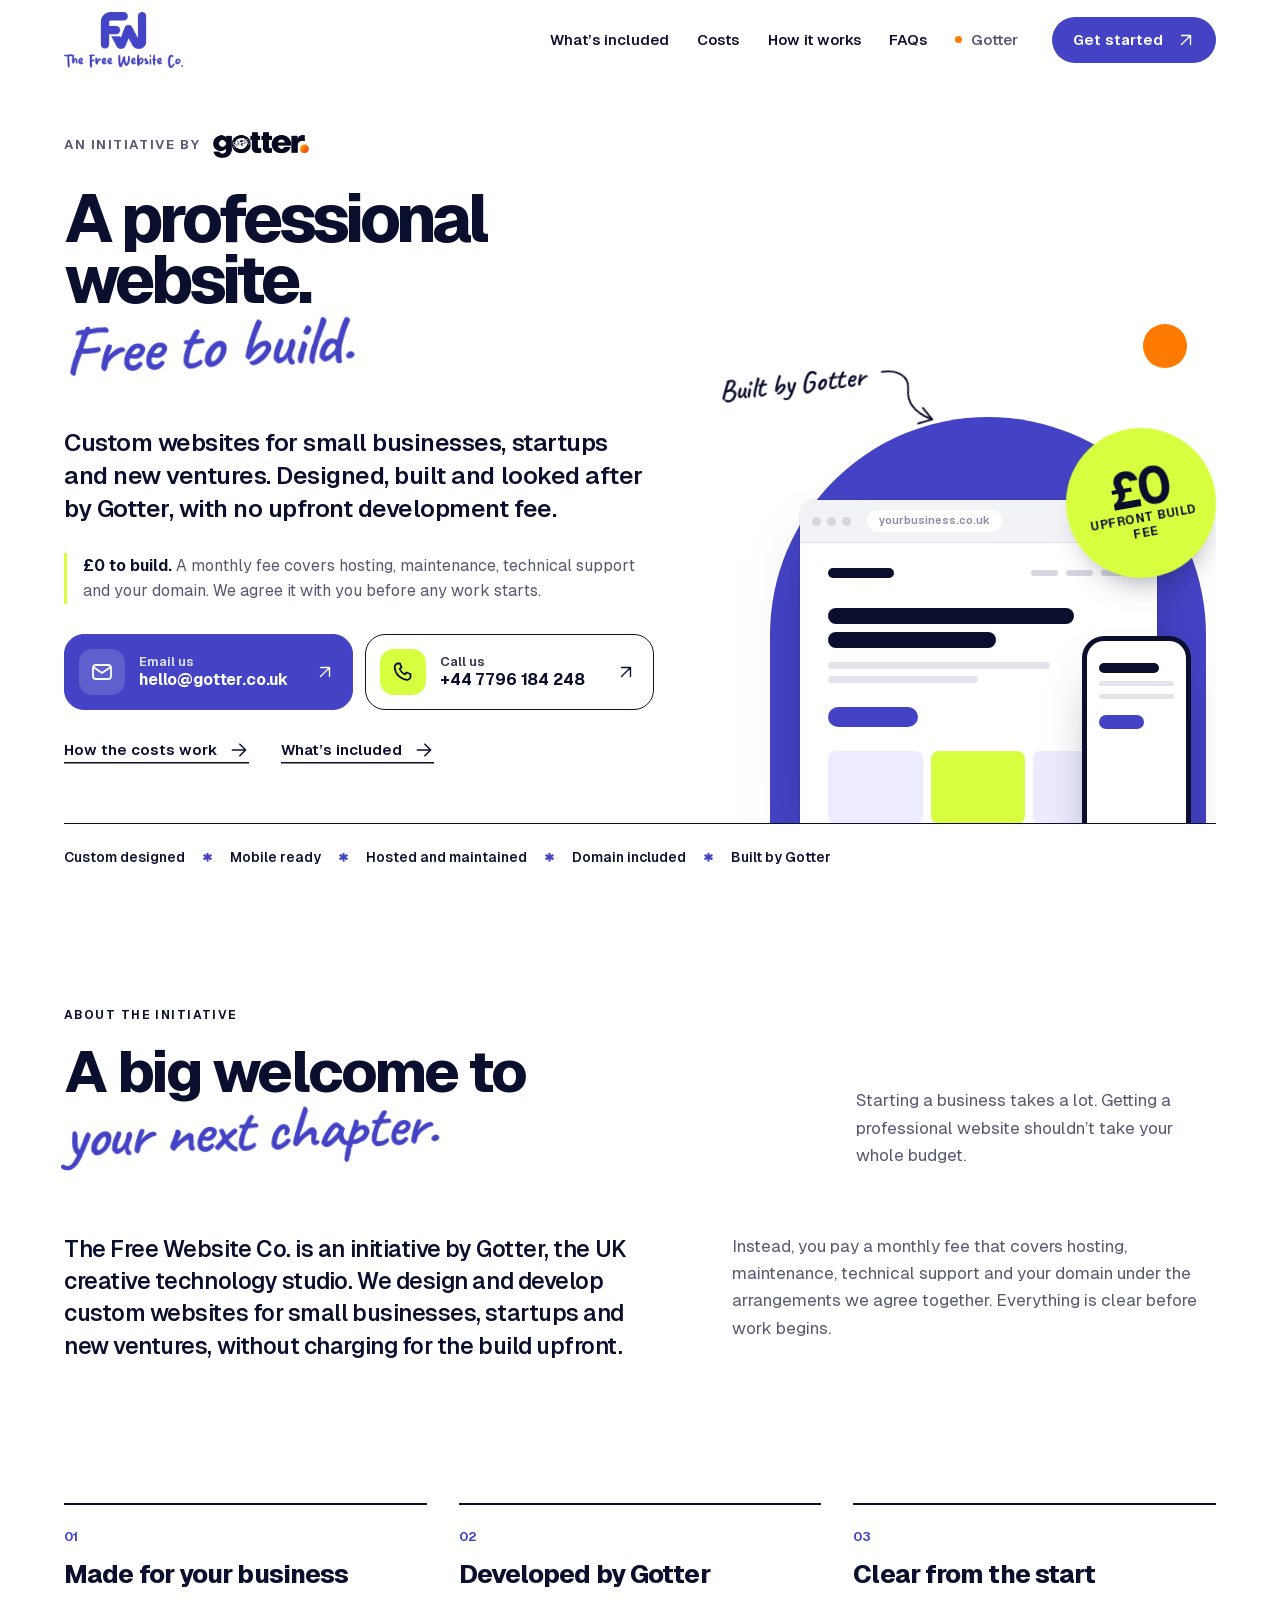
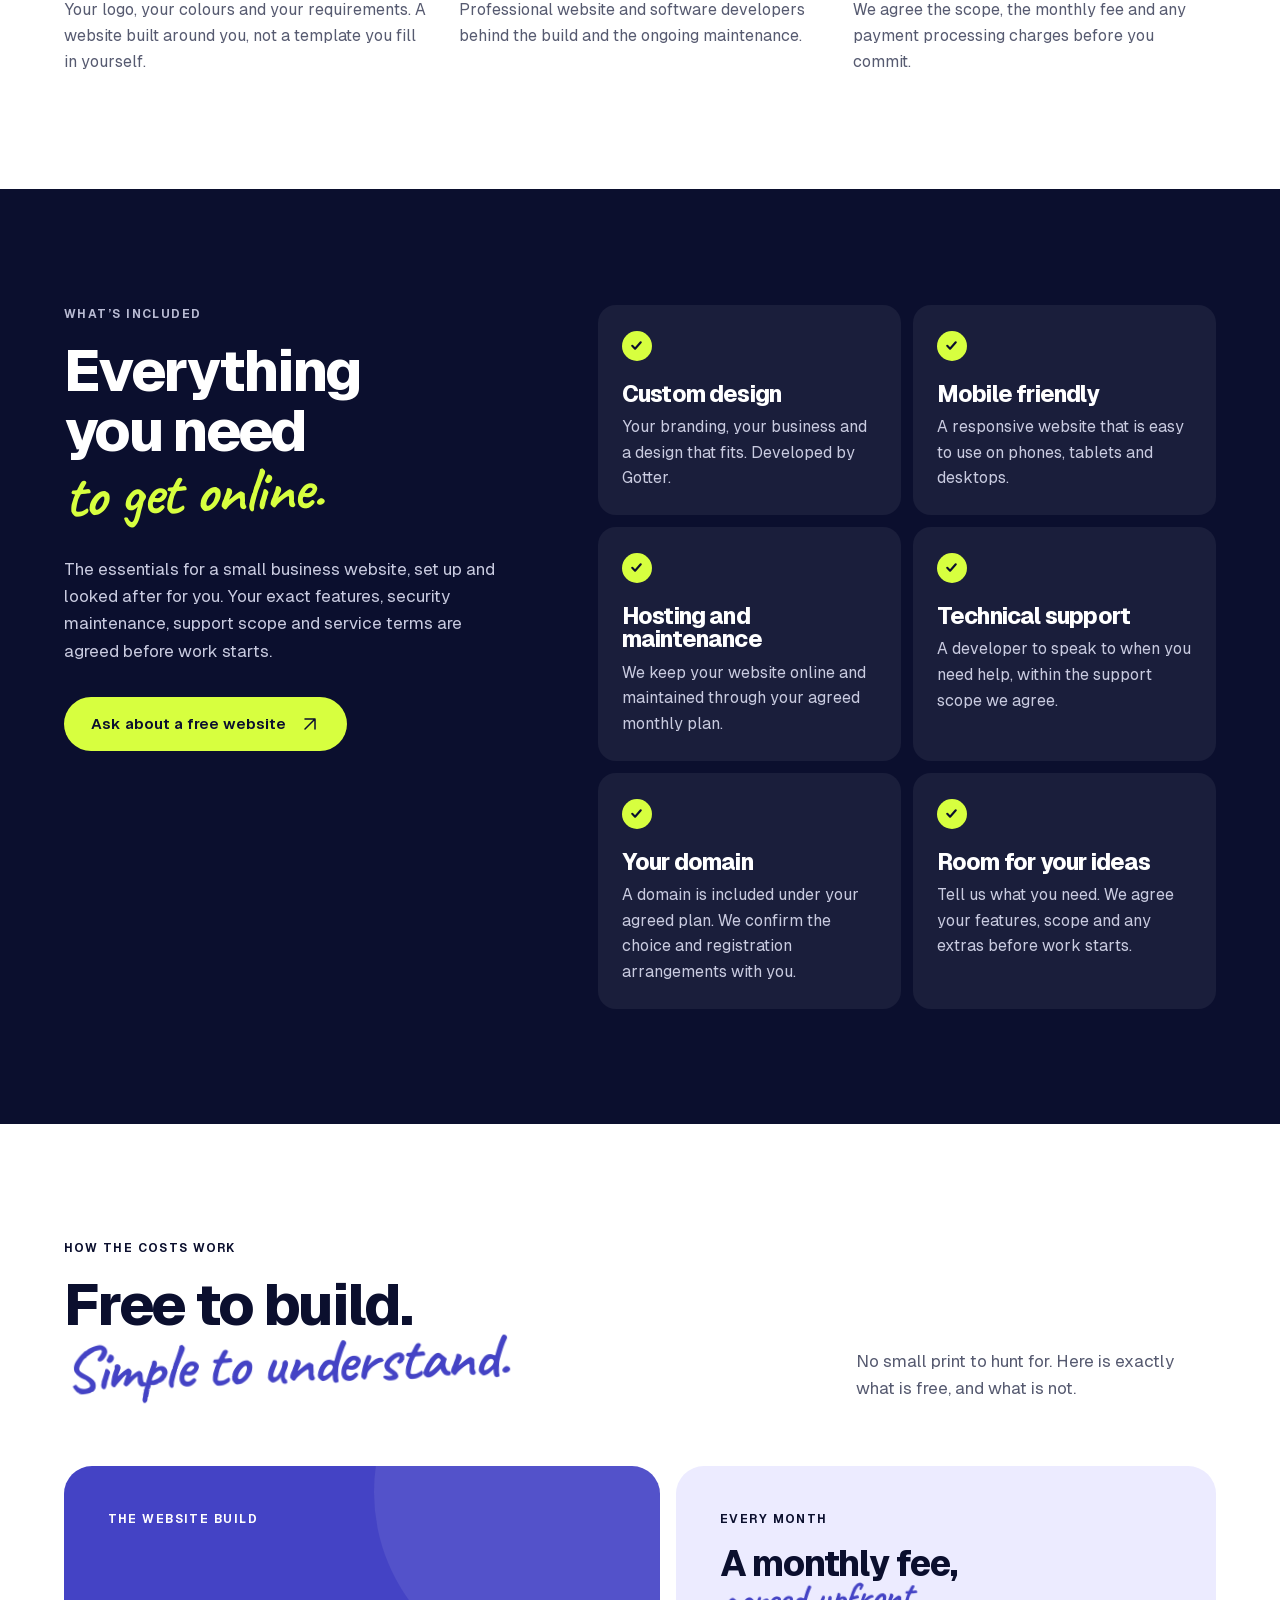
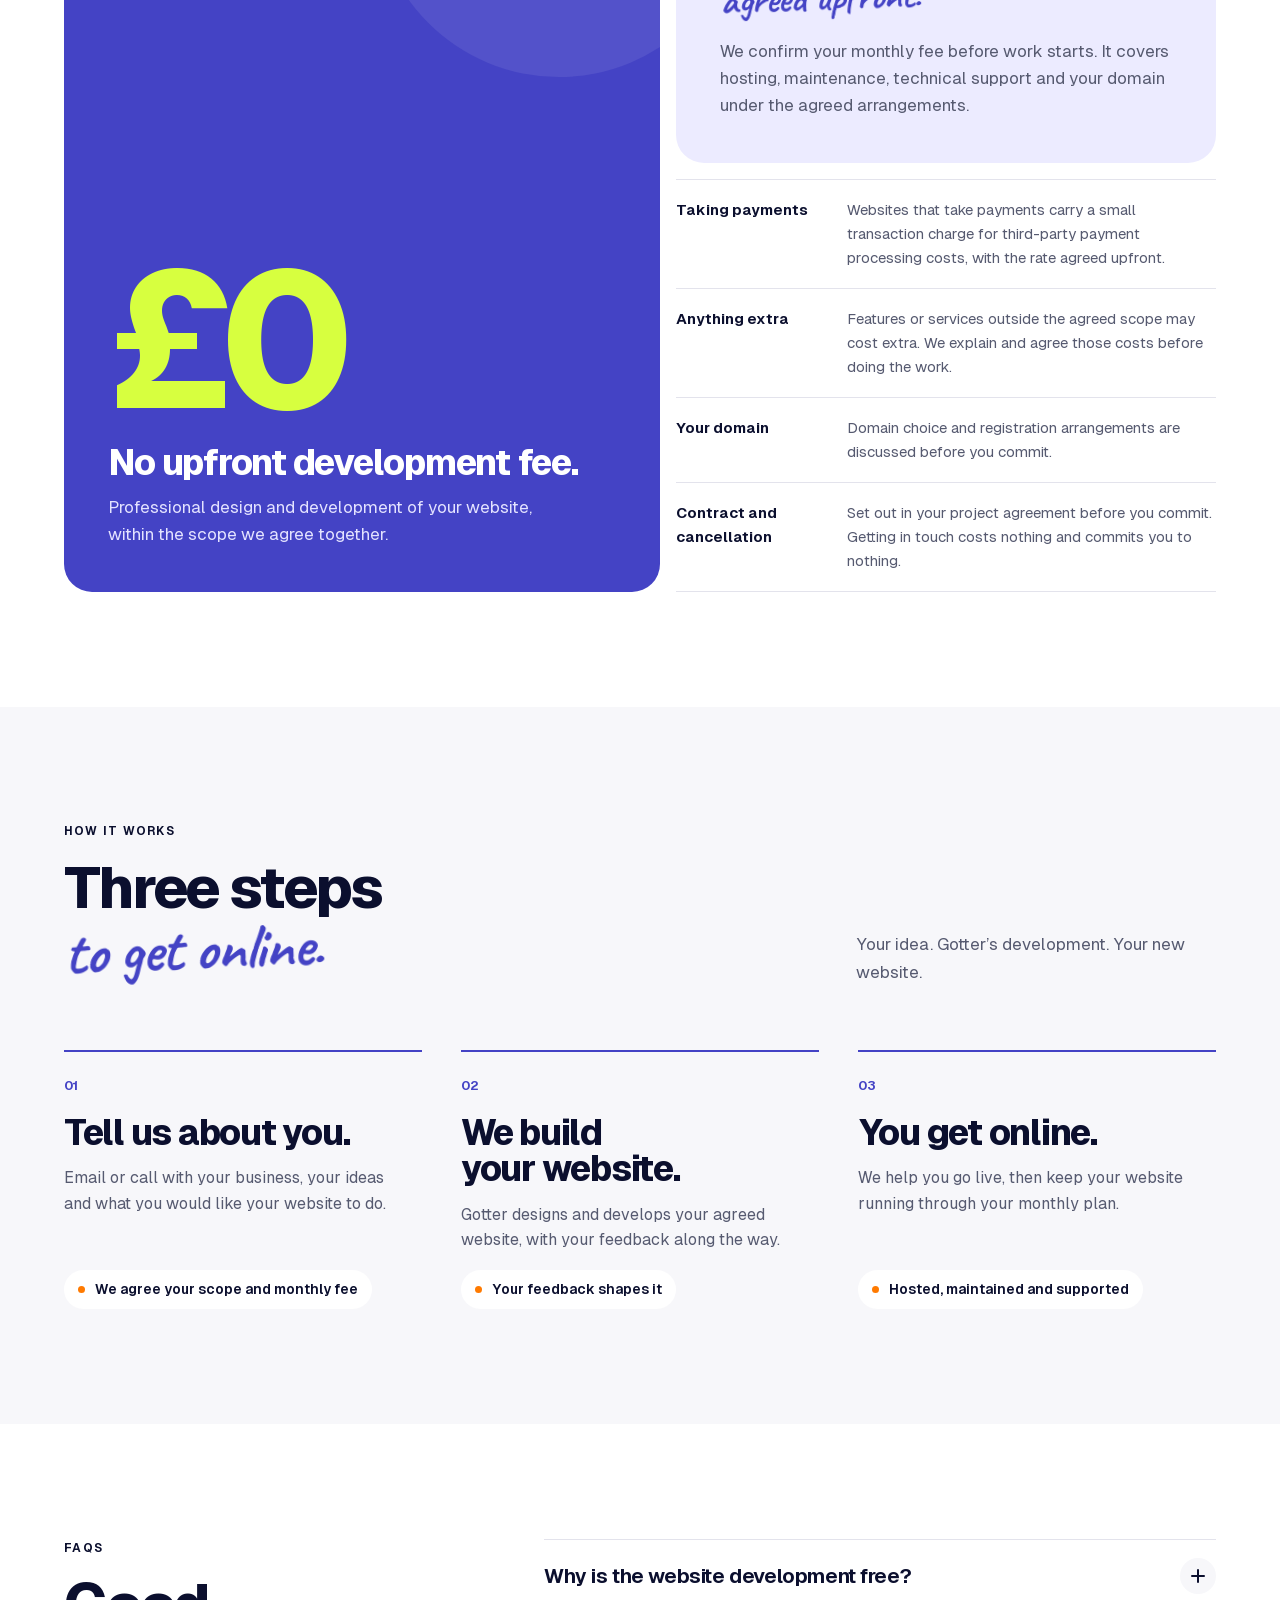
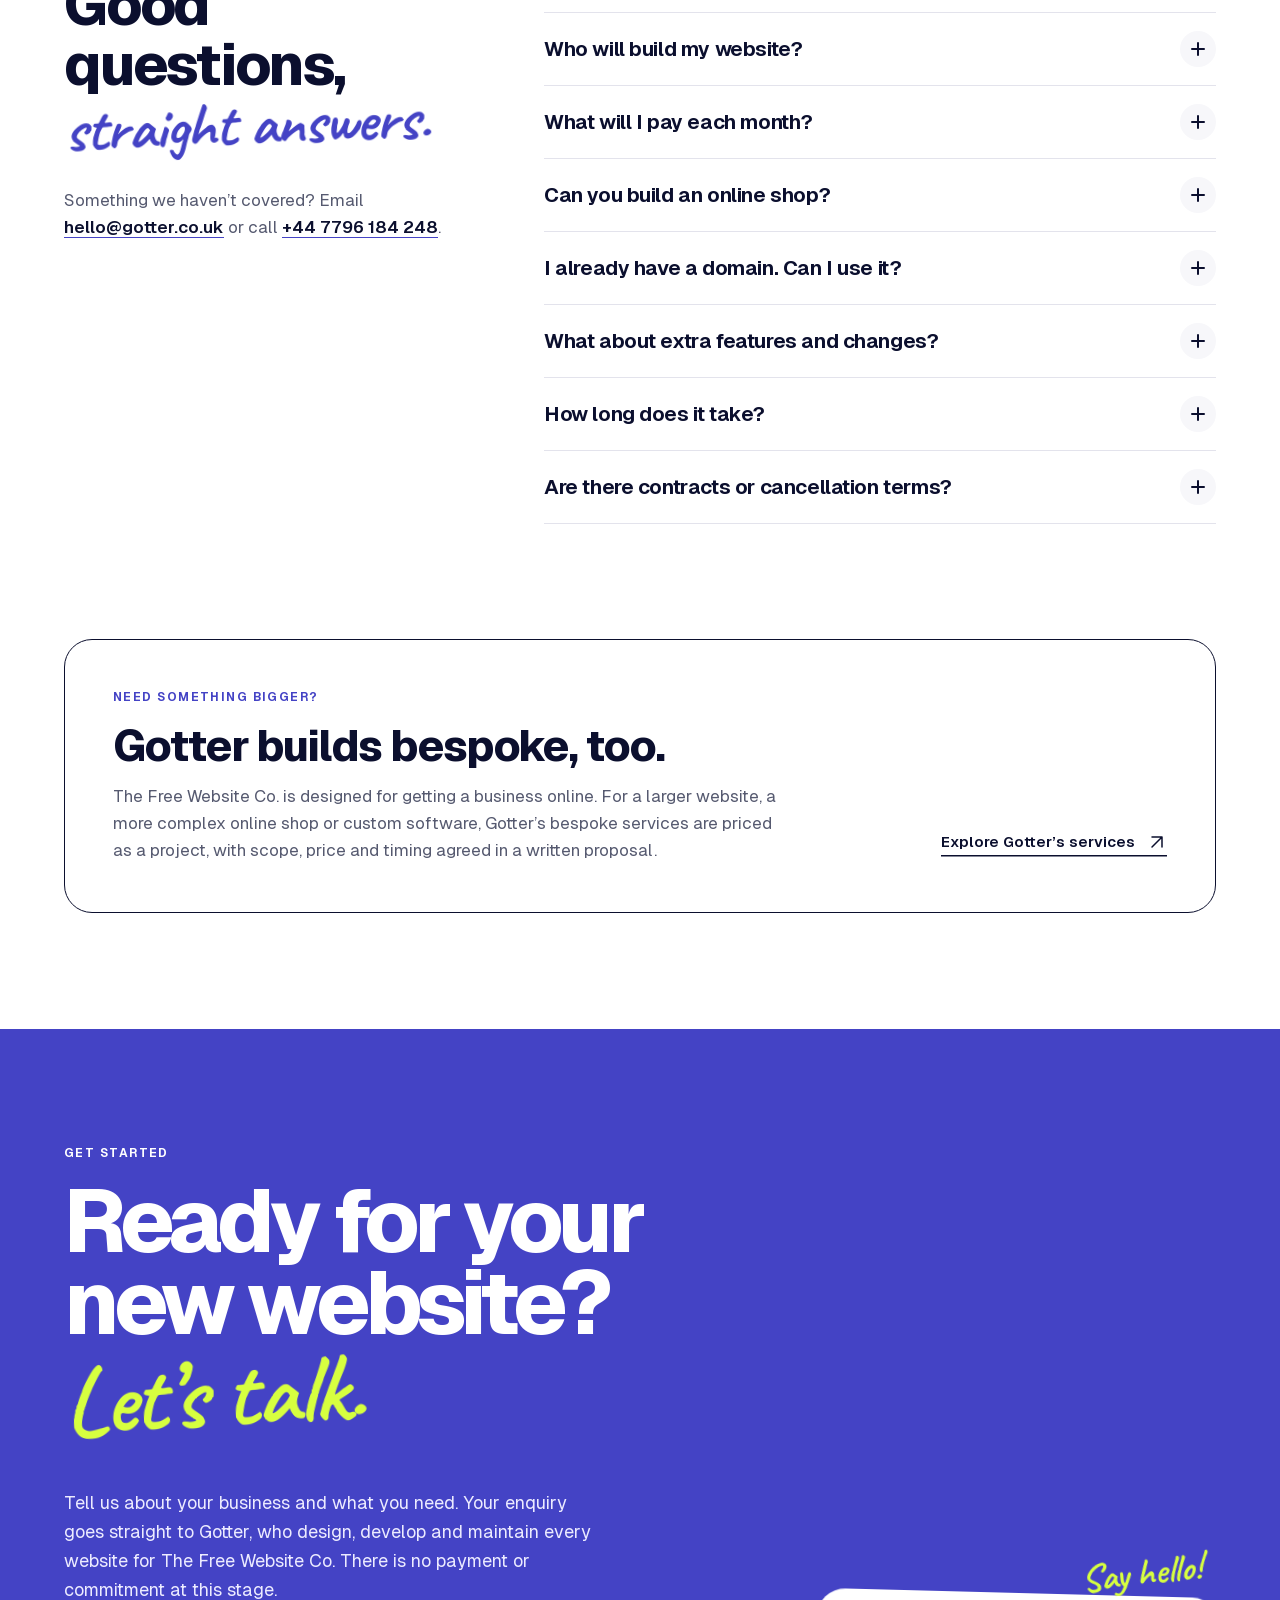
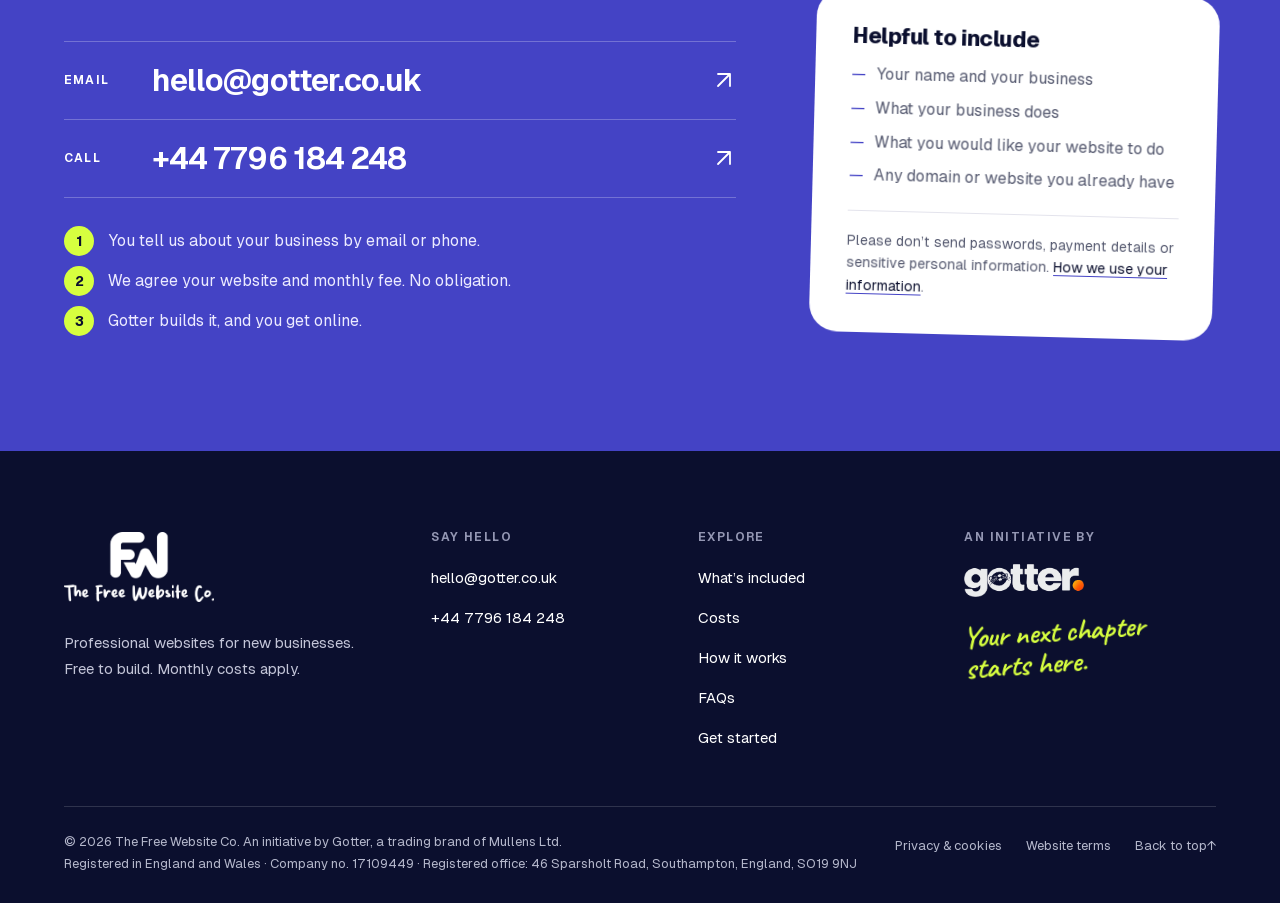
<file: index.html>
<!doctype html>
<html lang="en-GB">
<head>
<meta charset="utf-8">
<meta name="viewport" content="width=device-width,initial-scale=1">
<title>Free Website Development for UK Small Businesses | The Free Website Co.</title>
<meta name="description" content="Custom websites for UK small businesses, startups and new ventures with no upfront development fee. A monthly fee covers hosting, maintenance, support and your domain. An initiative by Gotter.">
<meta name="theme-color" content="#4443c5">
<link rel="canonical" href="https://thefreewebsite.co/">
<link rel="icon" href="/assets/favicon.png" type="image/png">
<link rel="apple-touch-icon" href="/assets/apple-touch-icon.png">
<link rel="preload" href="/assets/fonts/geist-variable.woff2" as="font" type="font/woff2" crossorigin>
<link rel="stylesheet" href="/styles.css">
<meta property="og:type" content="website">
<meta property="og:site_name" content="The Free Website Co.">
<meta property="og:locale" content="en_GB">
<meta property="og:url" content="https://thefreewebsite.co/">
<meta property="og:title" content="A professional website. Free to build. | The Free Website Co.">
<meta property="og:description" content="An initiative by Gotter. Custom website development with no upfront build fee and a monthly fee agreed before work starts.">
<meta property="og:image" content="https://thefreewebsite.co/assets/social.png">
<meta property="og:image:width" content="1200">
<meta property="og:image:height" content="630">
<meta property="og:image:alt" content="The Free Website Co. A professional website, free to build. An initiative by Gotter. Monthly costs apply.">
<meta name="twitter:card" content="summary_large_image">
<script src="/config.js" defer></script>
<script src="/script.js" defer></script>
<script type="application/ld+json">{"@context":"https://schema.org","@type":"Organization","name":"The Free Website Co.","url":"https://thefreewebsite.co/","logo":"https://thefreewebsite.co/assets/logo-purple.png","description":"An initiative by Gotter providing custom website development for small businesses with no upfront development fee. A monthly fee covers hosting, maintenance, technical support and a domain.","email":"hello@gotter.co.uk","telephone":"+44 7796 184 248","contactPoint":{"@type":"ContactPoint","contactType":"sales","email":"hello@gotter.co.uk","telephone":"+44 7796 184 248","areaServed":"GB","availableLanguage":"en-GB"},"parentOrganization":{"@type":"Organization","name":"Gotter","url":"https://gotter.co.uk","legalName":"Mullens Ltd"}}</script>
</head>
<body id="top">
<a class="skip-link" href="#main">Skip to content</a>

<header class="header">
  <div class="header-inner">
    <a class="logo-link" href="#top" aria-label="The Free Website Co. home"><img class="logo" src="/assets/logo-purple.webp" width="681" height="320" alt="The Free Website Co."></a>
    <nav class="desktop-nav" aria-label="Main navigation">
      <a href="#included">What’s included</a>
      <a href="#the-cost">Costs</a>
      <a href="#how-it-works">How it works</a>
      <a href="#questions">FAQs</a>
      <a class="nav-parent" data-gotter-link href="https://gotter.co.uk">Gotter</a>
      <a class="button button-purple header-cta" href="#start">Get started <svg class="arrow" viewBox="0 0 24 24" fill="none" aria-hidden="true"><path d="M6 18L18 6M6 6H18V18" stroke="currentColor" stroke-width="1.8" stroke-linecap="round" stroke-linejoin="round"/></svg></a>
    </nav>
    <button class="menu-toggle" type="button" aria-haspopup="dialog" aria-controls="mobile-menu">Menu <span class="menu-icon" aria-hidden="true"><i></i><i></i></span></button>
  </div>
</header>

<dialog class="mobile-menu" id="mobile-menu" aria-label="Menu">
  <div class="menu-top">
    <a href="#top" aria-label="The Free Website Co. home"><img class="logo" src="/assets/logo-white.webp" width="681" height="320" alt="The Free Website Co."></a>
    <button class="menu-close" type="button">Close <span aria-hidden="true">×</span></button>
  </div>
  <nav aria-label="Mobile navigation">
    <a href="#included"><span class="menu-index">01</span>What’s included</a>
    <a href="#the-cost"><span class="menu-index">02</span>Costs</a>
    <a href="#how-it-works"><span class="menu-index">03</span>How it works</a>
    <a href="#questions"><span class="menu-index">04</span>FAQs</a>
    <a href="#start"><span class="menu-index">05</span>Get started <svg class="arrow" viewBox="0 0 24 24" fill="none" aria-hidden="true"><path d="M6 18L18 6M6 6H18V18" stroke="currentColor" stroke-width="1.8" stroke-linecap="round" stroke-linejoin="round"/></svg></a>
  </nav>
  <div class="menu-bottom">
    <div class="menu-contact"><a href="mailto:hello@gotter.co.uk?subject=Free%20website%20enquiry">hello@gotter.co.uk</a><a href="tel:+447796184248">+44 7796 184 248</a></div>
    <a class="menu-parent" data-gotter-link href="https://gotter.co.uk"><span>An initiative by</span> <img src="/assets/gotter-logo-white.webp" width="694" height="190" alt="Gotter"></a>
  </div>
</dialog>

<main id="main" tabindex="-1">

<section class="hero" aria-labelledby="hero-title">
  <div class="hero-grid">
    <div class="hero-copy">
      <p class="endorsement"><span>An initiative by</span> <a data-gotter-link href="https://gotter.co.uk"><img src="/assets/gotter-logo-dark.webp" width="694" height="190" alt="Gotter"></a></p>
      <h1 class="hero-title" id="hero-title"><span class="hero-line">A professional website.</span> <span class="hero-hand">Free to build.</span></h1>
      <div class="hero-support">
        <p class="hero-lede">Custom websites for small businesses, startups and new ventures. Designed, built and looked after by Gotter, with no upfront development fee.</p>
        <p class="hero-qualifier"><strong>£0 to build.</strong> A monthly fee covers hosting, maintenance, technical support and your domain. We agree it with you before any work starts.</p>
        <div class="hero-actions">
          <a class="hero-cta hero-cta-email" href="mailto:hello@gotter.co.uk?subject=Free%20website%20enquiry"><span class="hero-cta-icon" aria-hidden="true"><svg viewBox="0 0 24 24" fill="none"><rect x="3" y="5" width="18" height="14" rx="3" stroke="currentColor" stroke-width="1.8"/><path d="M4 7.5L12 13L20 7.5" stroke="currentColor" stroke-width="1.8" stroke-linecap="round" stroke-linejoin="round"/></svg></span><span class="hero-cta-text"><span>Email us</span><strong>hello@gotter.co.uk</strong></span><svg class="arrow" viewBox="0 0 24 24" fill="none" aria-hidden="true"><path d="M6 18L18 6M6 6H18V18" stroke="currentColor" stroke-width="1.8" stroke-linecap="round" stroke-linejoin="round"/></svg></a>
          <a class="hero-cta hero-cta-call" href="tel:+447796184248"><span class="hero-cta-icon" aria-hidden="true"><svg viewBox="0 0 24 24" fill="none"><path d="M6.6 3.5H9L10.5 7.6L8.6 9C9.6 11.2 11.6 13.3 14 14.4L15.4 12.5L19.5 14V16.5C19.5 18.4 17.9 20 16 19.8C9.3 19.2 4.3 14.2 3.7 7.5C3.6 5.4 5 3.5 6.6 3.5Z" stroke="currentColor" stroke-width="1.8" stroke-linejoin="round"/></svg></span><span class="hero-cta-text"><span>Call us</span><strong>+44 7796 184 248</strong></span><svg class="arrow" viewBox="0 0 24 24" fill="none" aria-hidden="true"><path d="M6 18L18 6M6 6H18V18" stroke="currentColor" stroke-width="1.8" stroke-linecap="round" stroke-linejoin="round"/></svg></a>
        </div>
        <p class="hero-links"><a class="text-link" href="#the-cost">How the costs work <svg class="arrow" viewBox="0 0 24 24" fill="none" aria-hidden="true"><path d="M4 12H20M13 5L20 12L13 19" stroke="currentColor" stroke-width="1.8" stroke-linecap="round" stroke-linejoin="round"/></svg></a><a class="text-link" href="#included">What’s included <svg class="arrow" viewBox="0 0 24 24" fill="none" aria-hidden="true"><path d="M4 12H20M13 5L20 12L13 19" stroke="currentColor" stroke-width="1.8" stroke-linecap="round" stroke-linejoin="round"/></svg></a></p>
      </div>
    </div>
    <div class="hero-stage" aria-hidden="true">
      <div class="hero-arch"></div>
      <span class="hero-dot"></span>
      <div class="browser">
        <div class="browser-bar"><i></i><i></i><i></i><span>yourbusiness.co.uk</span></div>
        <div class="browser-page">
          <div class="mock-nav"><b></b><i></i><i></i><i></i></div>
          <div class="mock-title"></div>
          <div class="mock-title mock-title-short"></div>
          <div class="mock-line"></div>
          <div class="mock-line mock-line-short"></div>
          <div class="mock-button"></div>
          <div class="mock-tiles"><i></i><i></i><i></i></div>
        </div>
      </div>
      <div class="phone"><div class="phone-page"><b></b><i></i><i></i><span></span></div></div>
      <p class="price-sticker"><strong>£0</strong><span>upfront build fee</span></p>
      <p class="hero-note"><span class="handwritten">Built by Gotter</span><svg class="hand-arrow" viewBox="0 0 100 78" fill="none"><path pathLength="1" d="M8 9C24 2 44 6 46 24C48 42 60 52 84 56" stroke="currentColor" stroke-width="2.4" stroke-linecap="round"/><path pathLength="1" d="M70 44L85 56L68 65" stroke="currentColor" stroke-width="2.4" stroke-linecap="round" stroke-linejoin="round"/></svg></p>
    </div>
  </div>
  <ul class="capabilities" aria-label="Every website is">
    <li>Custom designed</li><li>Mobile ready</li><li>Hosted and maintained</li><li>Domain included</li><li>Built by Gotter</li>
  </ul>
</section>

<section class="section welcome" id="about" aria-labelledby="about-title">
  <div class="section-heading" data-reveal>
    <div><span class="eyebrow">About the initiative</span><h2 id="about-title">A big welcome to <span class="handwritten">your next chapter.</span></h2></div>
    <p>Starting a business takes a lot. Getting a professional website shouldn’t take your whole budget.</p>
  </div>
  <div class="welcome-layout">
    <div class="welcome-copy" data-reveal>
      <p class="welcome-lede">The Free Website Co. is an initiative by Gotter, the UK creative technology studio. We design and develop custom websites for small businesses, startups and new ventures, without charging for the build upfront.</p>
      <p>Instead, you pay a monthly fee that covers hosting, maintenance, technical support and your domain under the arrangements we agree together. Everything is clear before work begins.</p>
    </div>
    <ol class="why-list">
      <li data-reveal><span class="why-number">01</span><h3>Made for your business</h3><p>Your logo, your colours and your requirements. A website built around you, not a template you fill in yourself.</p></li>
      <li data-reveal><span class="why-number">02</span><h3>Developed by Gotter</h3><p>Professional website and software developers behind the build and the ongoing maintenance.</p></li>
      <li data-reveal><span class="why-number">03</span><h3>Clear from the start</h3><p>We agree the scope, the monthly fee and any payment processing charges before you commit.</p></li>
    </ol>
  </div>
</section>

<section class="included" id="included" aria-labelledby="included-title">
  <div class="included-inner">
    <div class="included-intro" data-reveal>
      <span class="eyebrow">What’s included</span>
      <h2 id="included-title">Everything you need <span class="handwritten">to get online.</span></h2>
      <p>The essentials for a small business website, set up and looked after for you. Your exact features, security maintenance, support scope and service terms are agreed before work starts.</p>
      <a class="button button-lime" href="#start">Ask about a free website <svg class="arrow" viewBox="0 0 24 24" fill="none" aria-hidden="true"><path d="M6 18L18 6M6 6H18V18" stroke="currentColor" stroke-width="1.8" stroke-linecap="round" stroke-linejoin="round"/></svg></a>
    </div>
    <ul class="included-list">
      <li data-reveal><h3>Custom design</h3><p>Your branding, your business and a design that fits. Developed by Gotter.</p></li>
      <li data-reveal><h3>Mobile friendly</h3><p>A responsive website that is easy to use on phones, tablets and desktops.</p></li>
      <li data-reveal><h3>Hosting and maintenance</h3><p>We keep your website online and maintained through your agreed monthly plan.</p></li>
      <li data-reveal><h3>Technical support</h3><p>A developer to speak to when you need help, within the support scope we agree.</p></li>
      <li data-reveal><h3>Your domain</h3><p>A domain is included under your agreed plan. We confirm the choice and registration arrangements with you.</p></li>
      <li data-reveal><h3>Room for your ideas</h3><p>Tell us what you need. We agree your features, scope and any extras before work starts.</p></li>
    </ul>
  </div>
</section>

<section class="section costs" id="the-cost" aria-labelledby="cost-title">
  <div class="section-heading" data-reveal>
    <div><span class="eyebrow">How the costs work</span><h2 id="cost-title">Free to build. <span class="handwritten">Simple to understand.</span></h2></div>
    <p>No small print to hunt for. Here is exactly what is free, and what is not.</p>
  </div>
  <div class="cost-layout">
    <article class="cost-card cost-card-build" data-reveal>
      <span class="eyebrow">The website build</span>
      <strong class="cost-figure">£0</strong>
      <h3>No upfront development fee.</h3>
      <p>Professional design and development of your website, within the scope we agree together.</p>
    </article>
    <article class="cost-card cost-card-plan" data-reveal>
      <span class="eyebrow">Every month</span>
      <h3>A monthly fee, <span class="handwritten">agreed upfront.</span></h3>
      <p id="monthly-copy">We confirm your monthly fee before work starts. It covers hosting, maintenance, technical support and your domain under the agreed arrangements.</p>
    </article>
    <dl class="cost-terms" data-reveal>
      <div><dt>Taking payments</dt><dd>Websites that take payments carry a small transaction charge for third-party payment processing costs, with the rate agreed upfront.</dd></div>
      <div><dt>Anything extra</dt><dd>Features or services outside the agreed scope may cost extra. We explain and agree those costs before doing the work.</dd></div>
      <div><dt>Your domain</dt><dd>Domain choice and registration arrangements are discussed before you commit.</dd></div>
      <div><dt>Contract and cancellation</dt><dd>Set out in your project agreement before you commit. Getting in touch costs nothing and commits you to nothing.</dd></div>
    </dl>
  </div>
</section>

<section class="process" id="how-it-works" aria-labelledby="process-title">
  <div class="section">
    <div class="section-heading" data-reveal>
      <div><span class="eyebrow">How it works</span><h2 id="process-title">Three steps <span class="handwritten">to get online.</span></h2></div>
      <p>Your idea. Gotter’s development. Your new website.</p>
    </div>
    <ol class="process-stages">
      <li data-reveal><span class="process-number">01</span><h3>Tell us about you.</h3><p>Email or call with your business, your ideas and what you would like your website to do.</p><span class="process-output">We agree your scope and monthly fee</span></li>
      <li data-reveal><span class="process-number">02</span><h3>We build your website.</h3><p>Gotter designs and develops your agreed website, with your feedback along the way.</p><span class="process-output">Your feedback shapes it</span></li>
      <li data-reveal><span class="process-number">03</span><h3>You get online.</h3><p>We help you go live, then keep your website running through your monthly plan.</p><span class="process-output">Hosted, maintained and supported</span></li>
    </ol>
  </div>
</section>

<section class="section faq" id="questions" aria-labelledby="faq-title">
  <div class="faq-layout">
    <div data-reveal>
      <span class="eyebrow">FAQs</span>
      <h2 id="faq-title">Good questions, <span class="handwritten">straight answers.</span></h2>
      <p>Something we haven’t covered? Email <a href="mailto:hello@gotter.co.uk?subject=Free%20website%20question">hello@gotter.co.uk</a> or call <a href="tel:+447796184248">+44 7796 184 248</a>.</p>
    </div>
    <div class="faq-list">
      <details class="faq-item"><summary>Why is the website development free?<span class="faq-toggle" aria-hidden="true"></span></summary><p>Gotter created this initiative to make professional websites more accessible to small businesses and startups. We don’t charge an upfront development fee for the agreed website build. You pay an ongoing monthly fee for hosting, maintenance, technical support and your domain under the agreed arrangements.</p></details>
      <details class="faq-item"><summary>Who will build my website?<span class="faq-toggle" aria-hidden="true"></span></summary><p>Gotter designs, develops and maintains your website. The Free Website Co. is an initiative by Gotter, rather than a separate agency or a self-service website builder.</p></details>
      <details class="faq-item"><summary>What will I pay each month?<span class="faq-toggle" aria-hidden="true"></span></summary><p id="monthly-faq">We confirm your monthly fee once we understand what you need, before work begins. Hosting, maintenance, technical support and your domain are included under the arrangements we agree.</p></details>
      <details class="faq-item"><summary>Can you build an online shop?<span class="faq-toggle" aria-hidden="true"></span></summary><p>Tell us about the products you want to sell and the features you need, and we’ll agree the scope first. Websites that take payments carry a small transaction charge to cover third-party payment processing costs, with the rate explained upfront. Larger or more complex shops may suit Gotter’s bespoke services instead.</p></details>
      <details class="faq-item"><summary>I already have a domain. Can I use it?<span class="faq-toggle" aria-hidden="true"></span></summary><p>Yes. Tell us which domain you have, and we’ll discuss connecting it, registration and the ongoing arrangements with you before starting.</p></details>
      <details class="faq-item"><summary>What about extra features and changes?<span class="faq-toggle" aria-hidden="true"></span></summary><p>Features or services outside the agreed scope may incur additional charges. We’ll explain and agree those costs before doing the extra work.</p></details>
      <details class="faq-item"><summary>How long does it take?<span class="faq-toggle" aria-hidden="true"></span></summary><p>It depends on your project and the content you have ready. We’ll agree a realistic schedule before work begins.</p></details>
      <details class="faq-item"><summary>Are there contracts or cancellation terms?<span class="faq-toggle" aria-hidden="true"></span></summary><p>Your project agreement sets out the monthly plan, responsibilities, domain arrangements and cancellation terms before you commit. Getting in touch does not create a contract.</p></details>
    </div>
  </div>
</section>

<section class="bespoke" aria-labelledby="bespoke-title">
  <div class="bespoke-card" data-reveal>
    <div><span class="eyebrow">Need something bigger?</span><h2 id="bespoke-title">Gotter builds bespoke, too.</h2><p>The Free Website Co. is designed for getting a business online. For a larger website, a more complex online shop or custom software, Gotter’s bespoke services are priced as a project, with scope, price and timing agreed in a written proposal.</p></div>
    <a class="text-link" href="https://gotter.co.uk/services">Explore Gotter’s services <svg class="arrow" viewBox="0 0 24 24" fill="none" aria-hidden="true"><path d="M6 18L18 6M6 6H18V18" stroke="currentColor" stroke-width="1.8" stroke-linecap="round" stroke-linejoin="round"/></svg></a>
  </div>
</section>

<section class="closing" id="start" aria-labelledby="start-title">
  <div class="closing-inner">
    <div class="closing-copy" data-reveal>
      <span class="eyebrow">Get started</span>
      <h2 id="start-title">Ready for your new website? <span class="handwritten">Let’s talk.</span></h2>
      <p>Tell us about your business and what you need. Your enquiry goes straight to Gotter, who design, develop and maintain every website for The Free Website Co. There is no payment or commitment at this stage.</p>
      <div class="contact-links">
        <a class="contact-link" href="mailto:hello@gotter.co.uk?subject=Free%20website%20enquiry"><span class="contact-link-label">Email</span><span class="contact-link-value">hello@gotter.co.uk</span><svg class="arrow" viewBox="0 0 24 24" fill="none" aria-hidden="true"><path d="M6 18L18 6M6 6H18V18" stroke="currentColor" stroke-width="1.8" stroke-linecap="round" stroke-linejoin="round"/></svg></a>
        <a class="contact-link" href="tel:+447796184248"><span class="contact-link-label">Call</span><span class="contact-link-value">+44 7796 184 248</span><svg class="arrow" viewBox="0 0 24 24" fill="none" aria-hidden="true"><path d="M6 18L18 6M6 6H18V18" stroke="currentColor" stroke-width="1.8" stroke-linecap="round" stroke-linejoin="round"/></svg></a>
      </div>
      <ol class="next-steps" aria-label="What happens next">
        <li><span>1</span>You tell us about your business by email or phone.</li>
        <li><span>2</span>We agree your website and monthly fee. No obligation.</li>
        <li><span>3</span>Gotter builds it, and you get online.</li>
      </ol>
    </div>
    <aside class="closing-card" data-reveal aria-labelledby="include-title">
      <p class="closing-hello handwritten" aria-hidden="true">Say hello!</p>
      <h3 id="include-title">Helpful to include</h3>
      <ul>
        <li>Your name and your business</li>
        <li>What your business does</li>
        <li>What you would like your website to do</li>
        <li>Any domain or website you already have</li>
      </ul>
      <p class="closing-note">Please don’t send passwords, payment details or sensitive personal information. <a href="/privacy">How we use your information</a>.</p>
    </aside>
  </div>
</section>

</main>

<footer class="footer">
  <div class="footer-top">
    <div class="footer-brand">
      <a class="footer-logo" href="#top" aria-label="Back to top"><img src="/assets/logo-white.webp" width="681" height="320" alt="The Free Website Co."></a>
      <p>Professional websites for new businesses.<br>Free to build. Monthly costs apply.</p>
    </div>
    <div class="footer-contact"><span class="eyebrow">Say hello</span><a href="mailto:hello@gotter.co.uk?subject=Free%20website%20enquiry">hello@gotter.co.uk</a><a href="tel:+447796184248">+44 7796 184 248</a></div>
    <nav aria-label="Footer navigation"><span class="eyebrow">Explore</span><a href="#included">What’s included</a><a href="#the-cost">Costs</a><a href="#how-it-works">How it works</a><a href="#questions">FAQs</a><a href="#start">Get started</a></nav>
    <div class="footer-parent"><span class="eyebrow">An initiative by</span><a data-gotter-link href="https://gotter.co.uk" aria-label="Gotter"><img src="/assets/gotter-logo-white.webp" width="694" height="190" alt="Gotter"></a><p class="footer-signature handwritten">Your next chapter starts here.</p></div>
  </div>
  <div class="footer-legal">
    <p>© <span id="year">2026</span> The Free Website Co. An initiative by Gotter, a trading brand of Mullens Ltd.<br>Registered in England and Wales · Company no. 17109449 · Registered office: 46 Sparsholt Road, Southampton, England, SO19 9NJ</p>
    <div><a href="/privacy">Privacy &amp; cookies</a><a href="/terms">Website terms</a><a href="#top">Back to top <span aria-hidden="true">↑</span></a></div>
  </div>
</footer>
</body>
</html>
</file>
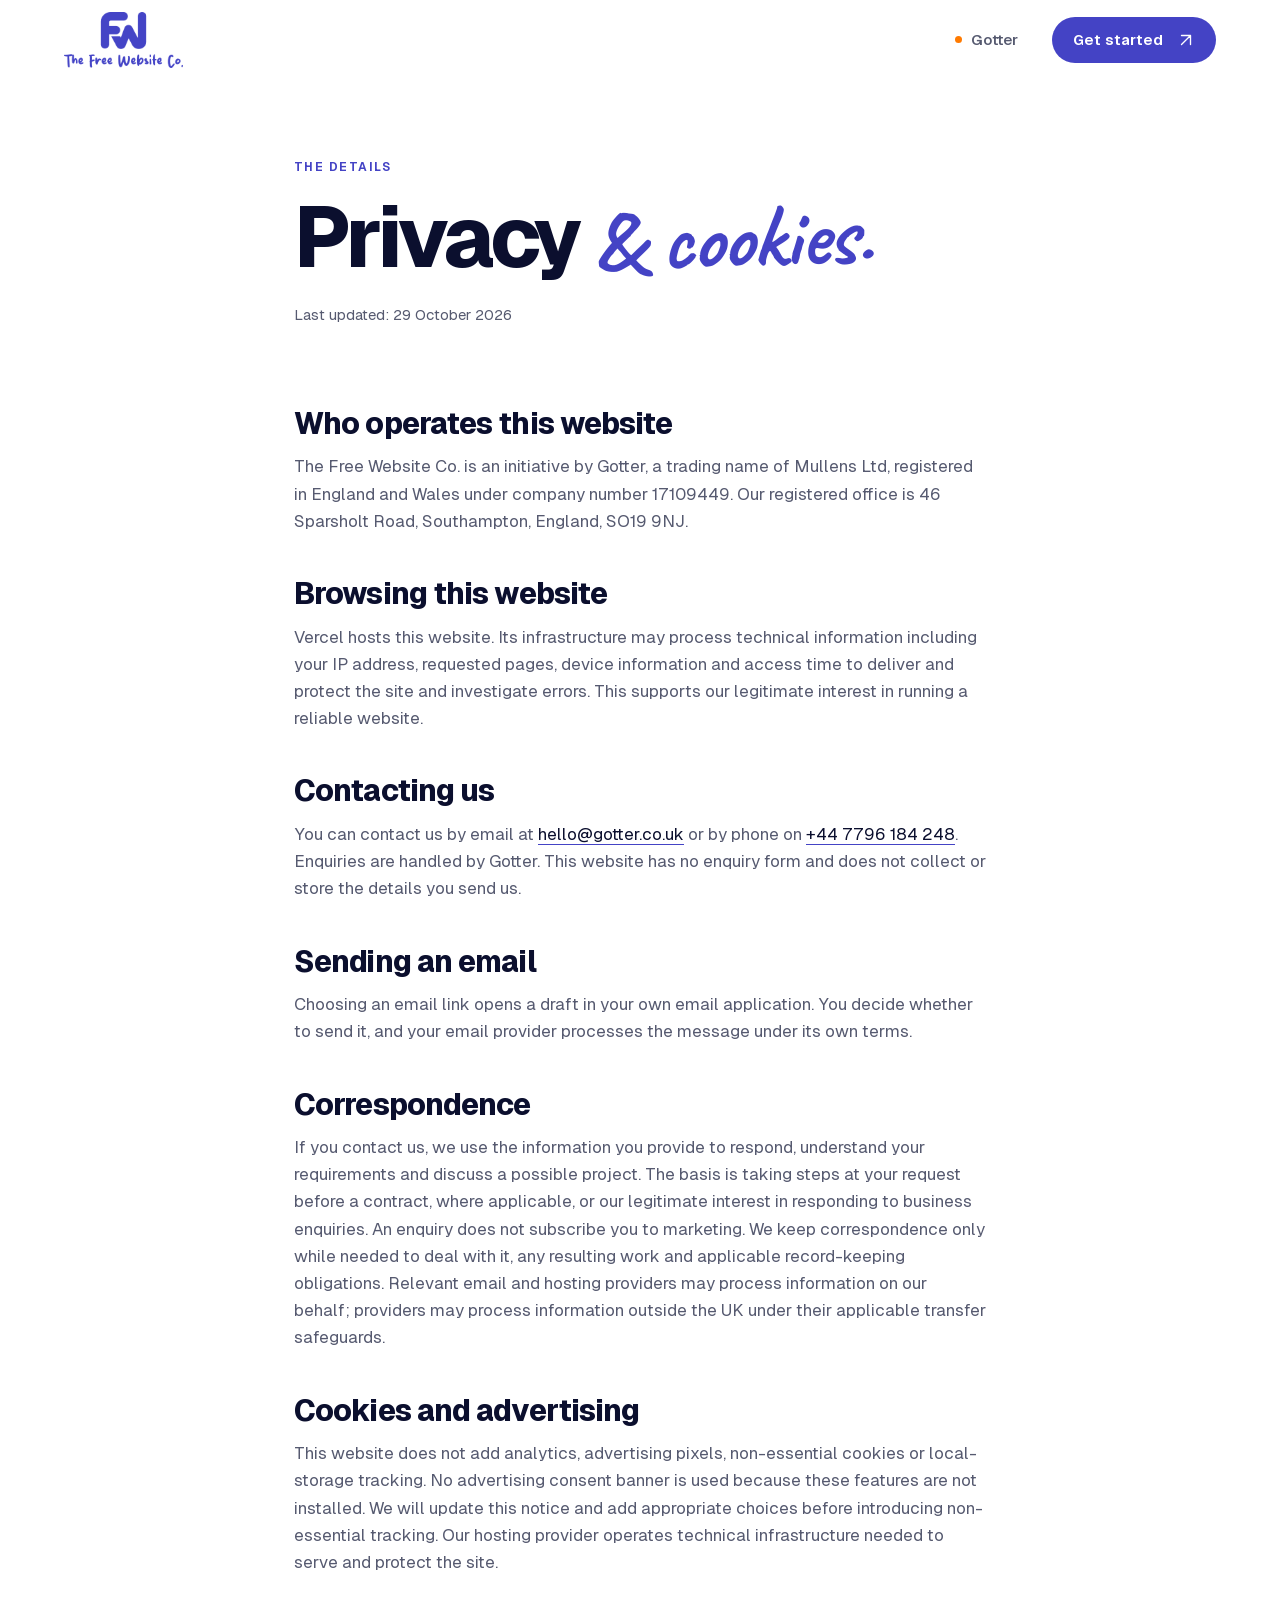
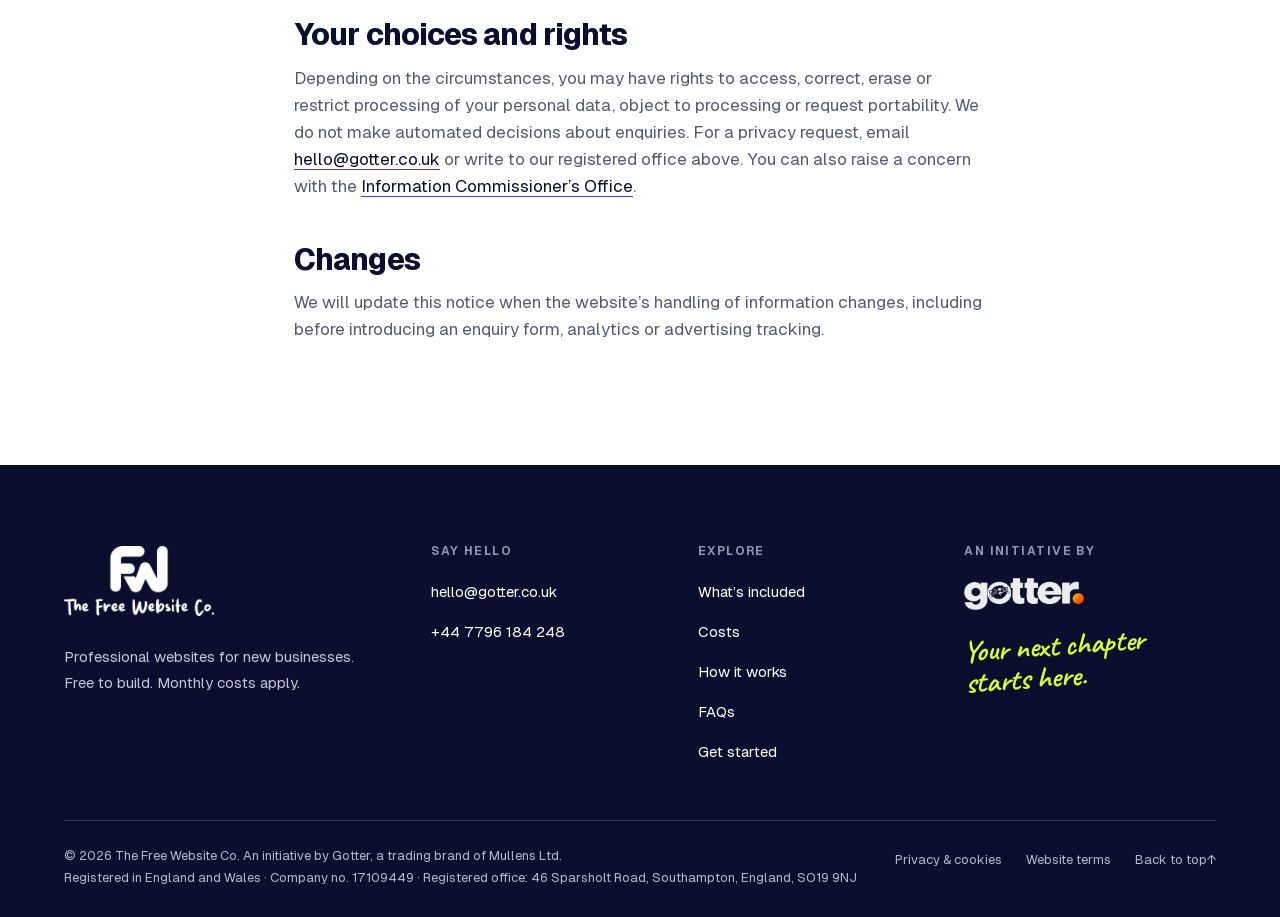
<file: privacy.html>
<!doctype html>
<html lang="en-GB">
<head>
<meta charset="utf-8">
<meta name="viewport" content="width=device-width,initial-scale=1">
<title>Privacy & cookies | The Free Website Co.</title>
<meta name="description" content="How The Free Website Co. handles your information, enquiries and cookies.">
<meta name="theme-color" content="#4443c5">
<link rel="canonical" href="https://thefreewebsite.co/privacy">
<link rel="icon" href="/assets/favicon.png" type="image/png">
<link rel="apple-touch-icon" href="/assets/apple-touch-icon.png">
<link rel="stylesheet" href="/styles.css">
<script src="/config.js" defer></script>
<script src="/script.js" defer></script>
</head>
<body id="top">
<a class="skip-link" href="#main">Skip to content</a>
<header class="header">
  <div class="header-inner">
    <a class="logo-link" href="/" aria-label="The Free Website Co. home"><img class="logo" src="/assets/logo-purple.webp" width="681" height="320" alt="The Free Website Co."></a>
    <nav class="desktop-nav page-nav" aria-label="Main navigation">
      <a class="nav-parent" data-gotter-link href="https://gotter.co.uk">Gotter</a>
      <a class="button button-purple header-cta" href="/#start">Get started <svg class="arrow" viewBox="0 0 24 24" fill="none" aria-hidden="true"><path d="M6 18L18 6M6 6H18V18" stroke="currentColor" stroke-width="1.8" stroke-linecap="round" stroke-linejoin="round"/></svg></a>
    </nav>
  </div>
</header>
<main id="main" tabindex="-1">
<section class="page-intro legal-intro"><span class="eyebrow">The details</span><h1>Privacy <span class="handwritten">&amp; cookies.</span></h1><p class="legal-date">Last updated: 29 October 2026</p></section>
<div class="legal-copy">
<section><h2>Who operates this website</h2><p>The Free Website Co. is an initiative by Gotter, a trading name of Mullens Ltd, registered in England and Wales under company number 17109449. Our registered office is 46 Sparsholt Road, Southampton, England, SO19 9NJ.</p></section>
<section><h2>Browsing this website</h2><p>Vercel hosts this website. Its infrastructure may process technical information including your IP address, requested pages, device information and access time to deliver and protect the site and investigate errors. This supports our legitimate interest in running a reliable website.</p></section>
<section><h2>Contacting us</h2><p>You can contact us by email at <a href="mailto:hello@gotter.co.uk">hello@gotter.co.uk</a> or by phone on <a href="tel:+447796184248">+44 7796 184 248</a>. Enquiries are handled by Gotter. This website has no enquiry form and does not collect or store the details you send us.</p></section>
<section><h2>Sending an email</h2><p>Choosing an email link opens a draft in your own email application. You decide whether to send it, and your email provider processes the message under its own terms.</p></section>
<section><h2>Correspondence</h2><p>If you contact us, we use the information you provide to respond, understand your requirements and discuss a possible project. The basis is taking steps at your request before a contract, where applicable, or our legitimate interest in responding to business enquiries. An enquiry does not subscribe you to marketing. We keep correspondence only while needed to deal with it, any resulting work and applicable record-keeping obligations. Relevant email and hosting providers may process information on our behalf; providers may process information outside the UK under their applicable transfer safeguards.</p></section>
<section><h2>Cookies and advertising</h2><p>This website does not add analytics, advertising pixels, non-essential cookies or local-storage tracking. No advertising consent banner is used because these features are not installed. We will update this notice and add appropriate choices before introducing non-essential tracking. Our hosting provider operates technical infrastructure needed to serve and protect the site.</p></section>
<section><h2>Your choices and rights</h2><p>Depending on the circumstances, you may have rights to access, correct, erase or restrict processing of your personal data, object to processing or request portability. We do not make automated decisions about enquiries. For a privacy request, email <a href="mailto:hello@gotter.co.uk">hello@gotter.co.uk</a> or write to our registered office above. You can also raise a concern with the <a href="https://ico.org.uk/make-a-complaint/">Information Commissioner’s Office</a>.</p></section>
<section><h2>Changes</h2><p>We will update this notice when the website’s handling of information changes, including before introducing an enquiry form, analytics or advertising tracking.</p></section>
</div>
</main>
<footer class="footer">
  <div class="footer-top">
    <div class="footer-brand">
      <a class="footer-logo" href="/" aria-label="The Free Website Co. home"><img src="/assets/logo-white.webp" width="681" height="320" alt="The Free Website Co."></a>
      <p>Professional websites for new businesses.<br>Free to build. Monthly costs apply.</p>
    </div>
    <div class="footer-contact"><span class="eyebrow">Say hello</span><a href="mailto:hello@gotter.co.uk?subject=Free%20website%20enquiry">hello@gotter.co.uk</a><a href="tel:+447796184248">+44 7796 184 248</a></div>
    <nav aria-label="Footer navigation"><span class="eyebrow">Explore</span><a href="/#included">What’s included</a><a href="/#the-cost">Costs</a><a href="/#how-it-works">How it works</a><a href="/#questions">FAQs</a><a href="/#start">Get started</a></nav>
    <div class="footer-parent"><span class="eyebrow">An initiative by</span><a data-gotter-link href="https://gotter.co.uk" aria-label="Gotter"><img src="/assets/gotter-logo-white.webp" width="694" height="190" alt="Gotter"></a><p class="footer-signature handwritten">Your next chapter starts here.</p></div>
  </div>
  <div class="footer-legal">
    <p>© <span id="year">2026</span> The Free Website Co. An initiative by Gotter, a trading brand of Mullens Ltd.<br>Registered in England and Wales · Company no. 17109449 · Registered office: 46 Sparsholt Road, Southampton, England, SO19 9NJ</p>
    <div><a href="/privacy">Privacy &amp; cookies</a><a href="/terms">Website terms</a><a href="#top">Back to top <span aria-hidden="true">↑</span></a></div>
  </div>
</footer>
</body>
</html>
</file>
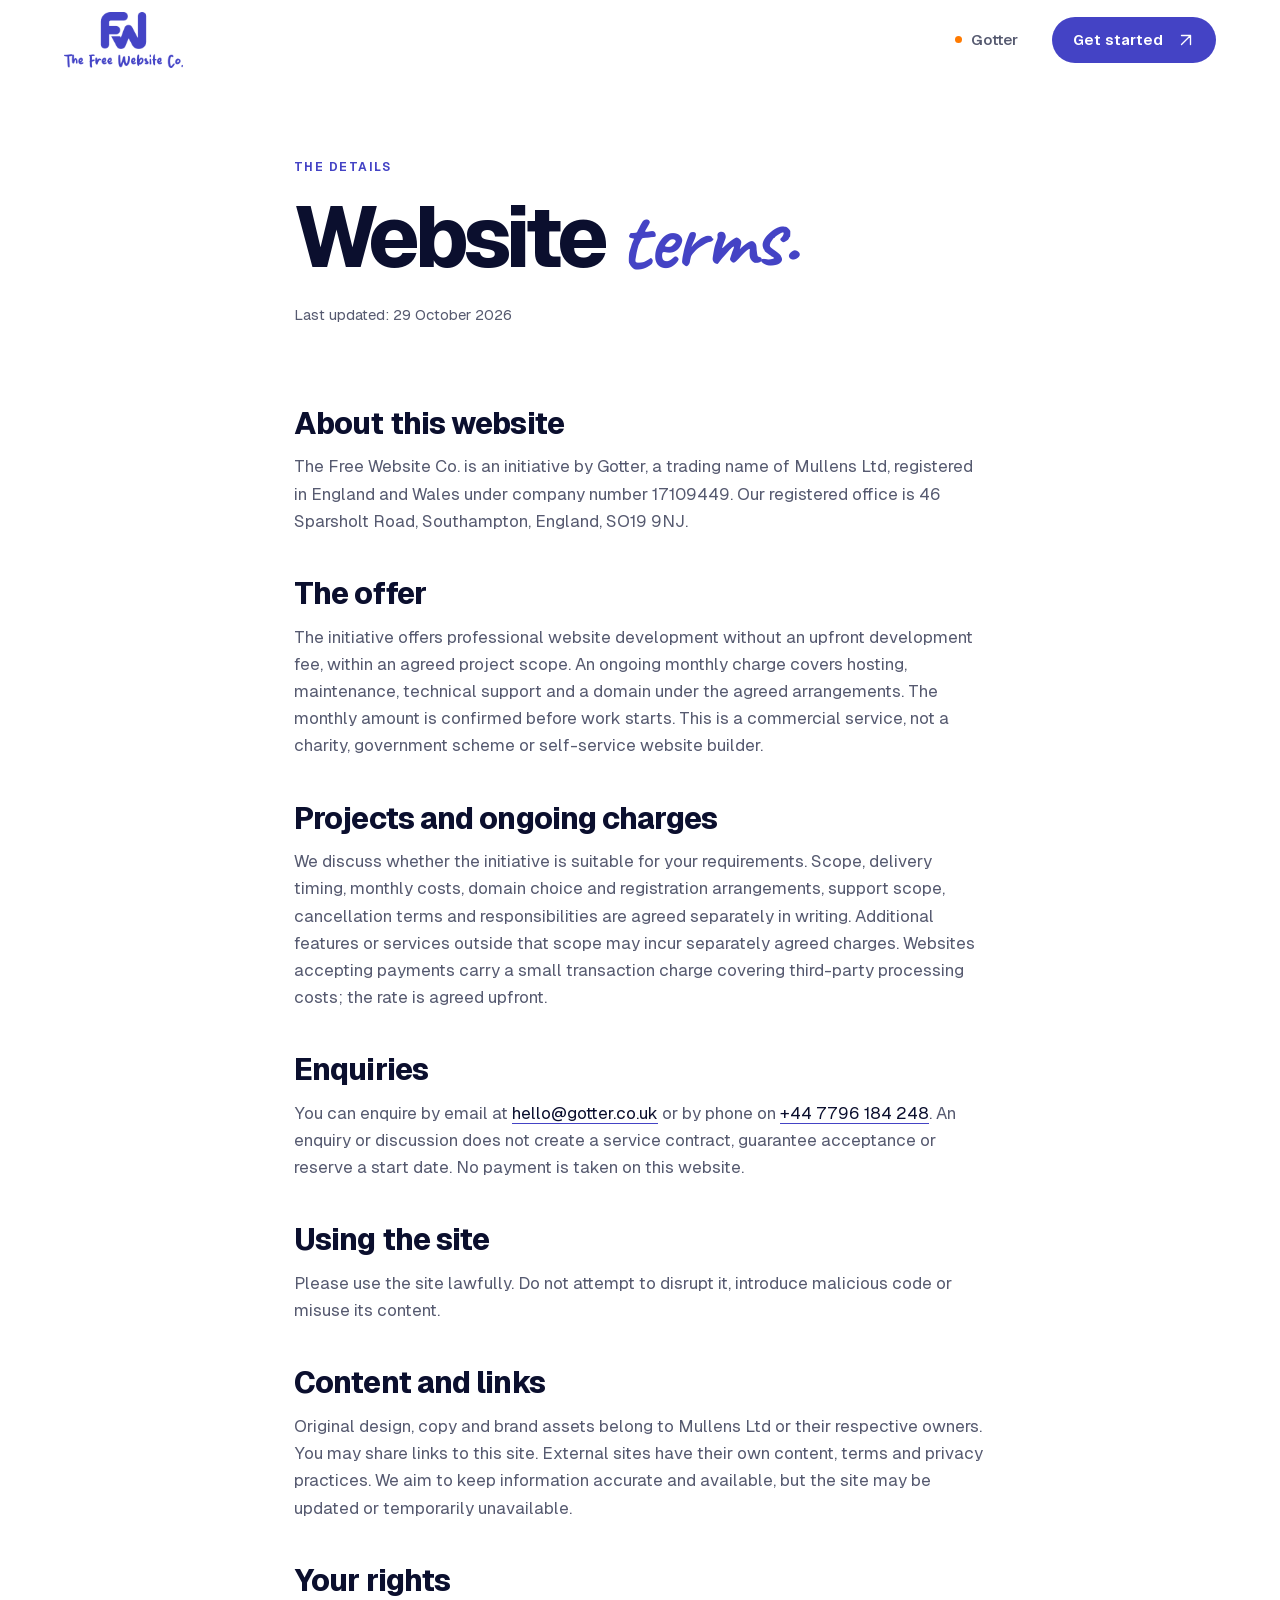
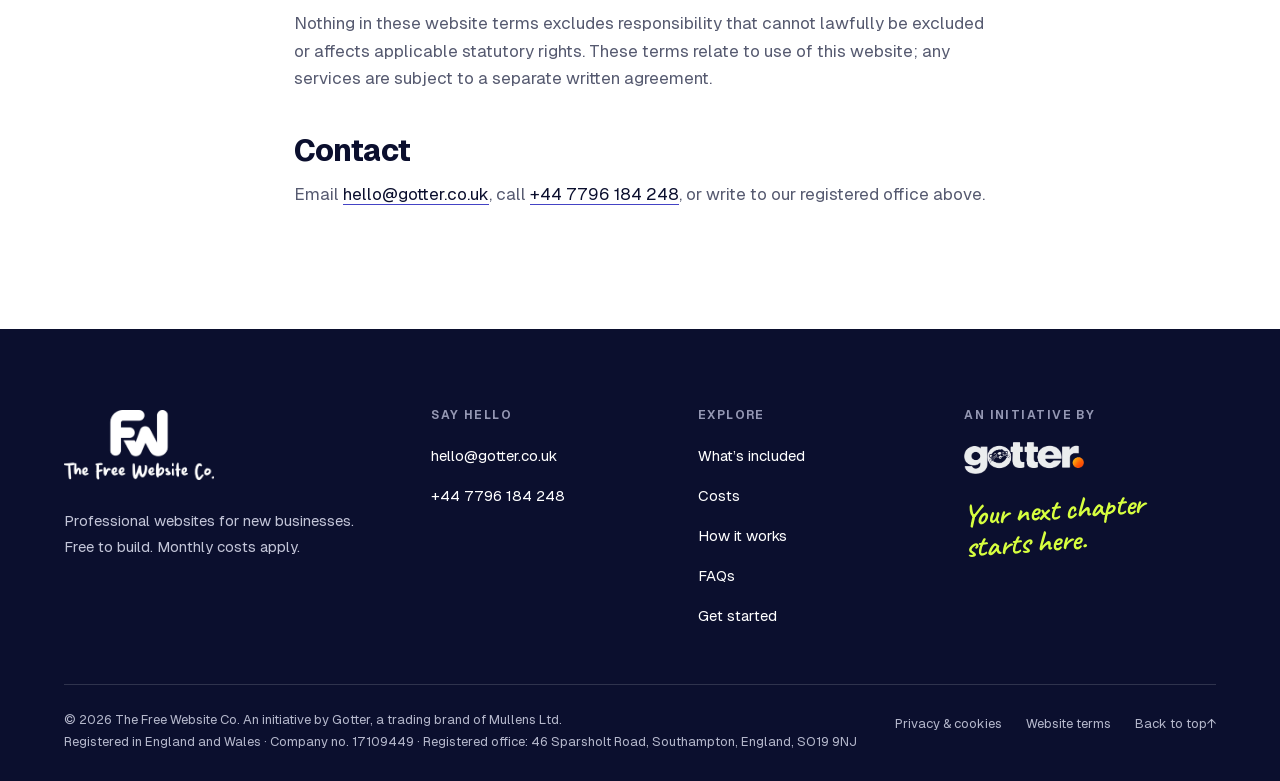
<file: terms.html>
<!doctype html>
<html lang="en-GB">
<head>
<meta charset="utf-8">
<meta name="viewport" content="width=device-width,initial-scale=1">
<title>Website terms | The Free Website Co.</title>
<meta name="description" content="Website use, the initiative’s offer and how project terms are agreed.">
<meta name="theme-color" content="#4443c5">
<link rel="canonical" href="https://thefreewebsite.co/terms">
<link rel="icon" href="/assets/favicon.png" type="image/png">
<link rel="apple-touch-icon" href="/assets/apple-touch-icon.png">
<link rel="stylesheet" href="/styles.css">
<script src="/config.js" defer></script>
<script src="/script.js" defer></script>
</head>
<body id="top">
<a class="skip-link" href="#main">Skip to content</a>
<header class="header">
  <div class="header-inner">
    <a class="logo-link" href="/" aria-label="The Free Website Co. home"><img class="logo" src="/assets/logo-purple.webp" width="681" height="320" alt="The Free Website Co."></a>
    <nav class="desktop-nav page-nav" aria-label="Main navigation">
      <a class="nav-parent" data-gotter-link href="https://gotter.co.uk">Gotter</a>
      <a class="button button-purple header-cta" href="/#start">Get started <svg class="arrow" viewBox="0 0 24 24" fill="none" aria-hidden="true"><path d="M6 18L18 6M6 6H18V18" stroke="currentColor" stroke-width="1.8" stroke-linecap="round" stroke-linejoin="round"/></svg></a>
    </nav>
  </div>
</header>
<main id="main" tabindex="-1">
<section class="page-intro legal-intro"><span class="eyebrow">The details</span><h1>Website <span class="handwritten">terms.</span></h1><p class="legal-date">Last updated: 29 October 2026</p></section>
<div class="legal-copy">
<section><h2>About this website</h2><p>The Free Website Co. is an initiative by Gotter, a trading name of Mullens Ltd, registered in England and Wales under company number 17109449. Our registered office is 46 Sparsholt Road, Southampton, England, SO19 9NJ.</p></section>
<section><h2>The offer</h2><p>The initiative offers professional website development without an upfront development fee, within an agreed project scope. An ongoing monthly charge covers hosting, maintenance, technical support and a domain under the agreed arrangements. The monthly amount is confirmed before work starts. This is a commercial service, not a charity, government scheme or self-service website builder.</p></section>
<section><h2>Projects and ongoing charges</h2><p>We discuss whether the initiative is suitable for your requirements. Scope, delivery timing, monthly costs, domain choice and registration arrangements, support scope, cancellation terms and responsibilities are agreed separately in writing. Additional features or services outside that scope may incur separately agreed charges. Websites accepting payments carry a small transaction charge covering third-party processing costs; the rate is agreed upfront.</p></section>
<section><h2>Enquiries</h2><p>You can enquire by email at <a href="mailto:hello@gotter.co.uk">hello@gotter.co.uk</a> or by phone on <a href="tel:+447796184248">+44 7796 184 248</a>. An enquiry or discussion does not create a service contract, guarantee acceptance or reserve a start date. No payment is taken on this website.</p></section>
<section><h2>Using the site</h2><p>Please use the site lawfully. Do not attempt to disrupt it, introduce malicious code or misuse its content.</p></section>
<section><h2>Content and links</h2><p>Original design, copy and brand assets belong to Mullens Ltd or their respective owners. You may share links to this site. External sites have their own content, terms and privacy practices. We aim to keep information accurate and available, but the site may be updated or temporarily unavailable.</p></section>
<section><h2>Your rights</h2><p>Nothing in these website terms excludes responsibility that cannot lawfully be excluded or affects applicable statutory rights. These terms relate to use of this website; any services are subject to a separate written agreement.</p></section>
<section><h2>Contact</h2><p>Email <a href="mailto:hello@gotter.co.uk">hello@gotter.co.uk</a>, call <a href="tel:+447796184248">+44 7796 184 248</a>, or write to our registered office above.</p></section>
</div>
</main>
<footer class="footer">
  <div class="footer-top">
    <div class="footer-brand">
      <a class="footer-logo" href="/" aria-label="The Free Website Co. home"><img src="/assets/logo-white.webp" width="681" height="320" alt="The Free Website Co."></a>
      <p>Professional websites for new businesses.<br>Free to build. Monthly costs apply.</p>
    </div>
    <div class="footer-contact"><span class="eyebrow">Say hello</span><a href="mailto:hello@gotter.co.uk?subject=Free%20website%20enquiry">hello@gotter.co.uk</a><a href="tel:+447796184248">+44 7796 184 248</a></div>
    <nav aria-label="Footer navigation"><span class="eyebrow">Explore</span><a href="/#included">What’s included</a><a href="/#the-cost">Costs</a><a href="/#how-it-works">How it works</a><a href="/#questions">FAQs</a><a href="/#start">Get started</a></nav>
    <div class="footer-parent"><span class="eyebrow">An initiative by</span><a data-gotter-link href="https://gotter.co.uk" aria-label="Gotter"><img src="/assets/gotter-logo-white.webp" width="694" height="190" alt="Gotter"></a><p class="footer-signature handwritten">Your next chapter starts here.</p></div>
  </div>
  <div class="footer-legal">
    <p>© <span id="year">2026</span> The Free Website Co. An initiative by Gotter, a trading brand of Mullens Ltd.<br>Registered in England and Wales · Company no. 17109449 · Registered office: 46 Sparsholt Road, Southampton, England, SO19 9NJ</p>
    <div><a href="/privacy">Privacy &amp; cookies</a><a href="/terms">Website terms</a><a href="#top">Back to top <span aria-hidden="true">↑</span></a></div>
  </div>
</footer>
</body>
</html>
</file>
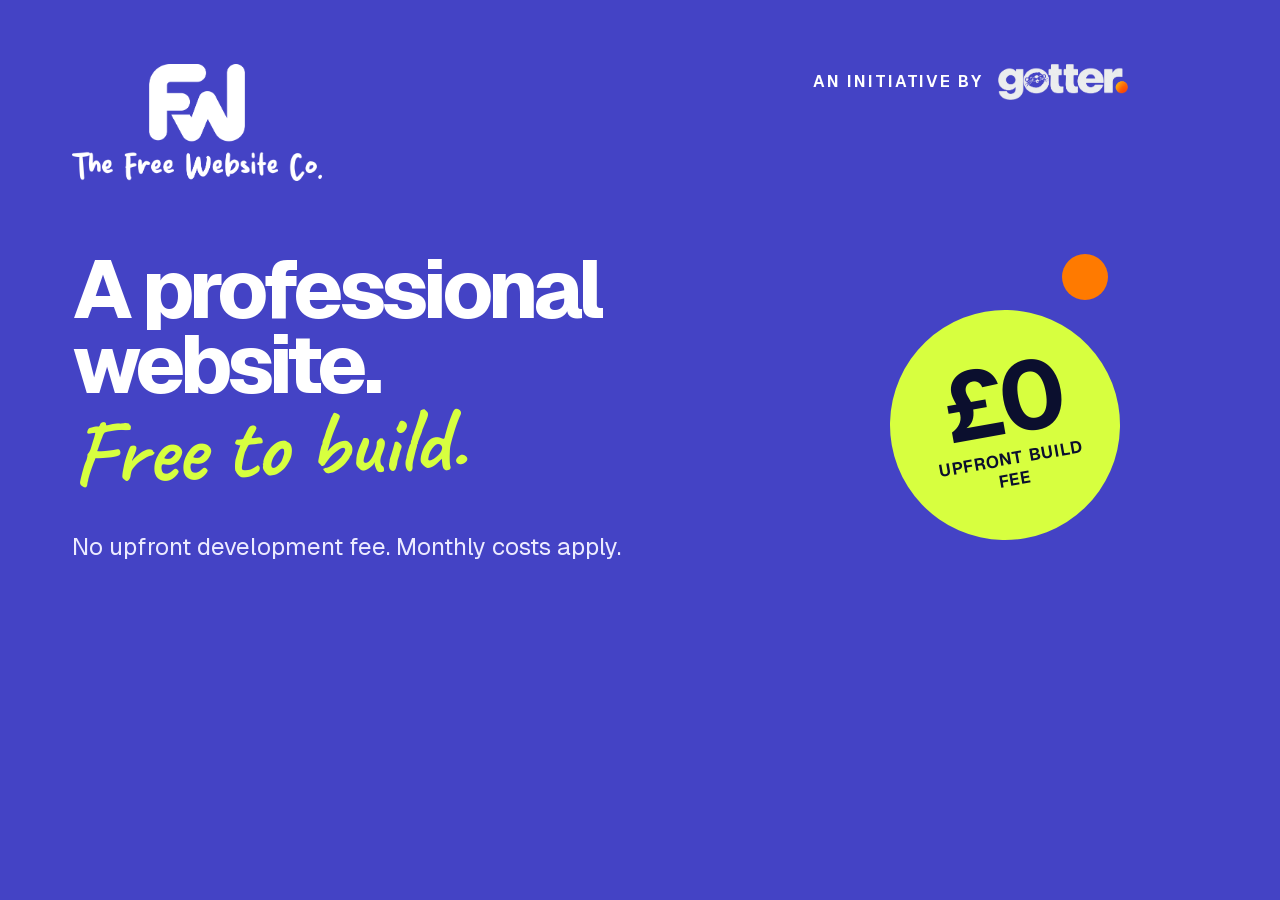
<file: docs/social-card.html>
<!doctype html>
<!-- Sharing image source. Serve the repository root locally, open /docs/social-card.html at 1200×630 and screenshot it to assets/social.png. -->
<html lang="en-GB"><head><meta charset="utf-8"><title>Social card</title><link rel="stylesheet" href="/styles.css">
<style>
body{margin:0;width:1200px;height:630px;overflow:hidden;background:#4443c5;color:#fff;position:relative}
.card{position:absolute;inset:0;padding:64px 72px;display:flex;flex-direction:column}
.top{display:flex;justify-content:space-between;align-items:flex-start}
.top img.fwc{width:250px}
.endorse{display:flex;align-items:center;gap:14px;font-size:16px;font-weight:650;letter-spacing:.12em;text-transform:uppercase}
.endorse img{width:130px}
h1{margin-top:auto;max-width:740px;font-size:82px;line-height:.92;letter-spacing:-.06em;color:#fff}
h1 .handwritten{display:block;color:#d7ff3f;font-size:1.12em;transform:rotate(-2.5deg);transform-origin:left;width:fit-content;margin-top:.08em}
p{margin:26px 0 0;font-size:24px;color:#ecebff}
.sticker{position:absolute;right:80px;bottom:90px;width:230px;height:230px;border-radius:50%;background:#d7ff3f;color:#0b0f2e;display:grid;place-items:center;align-content:center;text-align:center;transform:rotate(-10deg)}
.sticker strong{font-size:96px;line-height:.85;letter-spacing:-.06em}
.sticker span{font-size:17px;font-weight:650;letter-spacing:.05em;text-transform:uppercase;max-width:150px;line-height:1.2;margin-top:8px}
.dot{position:absolute;right:92px;bottom:330px;width:46px;height:46px;border-radius:50%;background:#ff7a00}
</style></head>
<body><div class="card">
<div class="top"><img class="fwc" src="/assets/logo-white.png" alt=""><div class="endorse">An initiative by <img src="/assets/gotter-logo-white.webp" alt=""></div></div>
<h1>A professional website. <span class="handwritten">Free to build.</span></h1>
<p>No upfront development fee. Monthly costs apply.</p>
</div><span class="dot"></span><div class="sticker"><strong>£0</strong><span>upfront build fee</span></div></body></html>
</file>
<file: styles.css>
/* ==========================================================================
   The Free Website Co.
   Gotter's design language (Geist, Caveat accents, midnight, lime and orange)
   carried in the initiative's own purple, #4443c5.
   ========================================================================== */
@font-face{font-family:Geist;src:url('/assets/fonts/geist-variable.woff2') format('woff2');font-weight:100 900;font-style:normal;font-display:swap}
@font-face{font-family:Caveat;src:url('/assets/fonts/caveat-latin.woff2') format('woff2');font-weight:400 700;font-style:normal;font-display:swap}

:root{
  --brand:#4443c5;--brand-deep:#3433a6;--tint:#ecebff;--ink:#0b0f2e;--orange:#ff7a00;--lime:#d7ff3f;--paper:#f7f7fa;--white:#fff;
  --muted:#565a70;--soft:#8a8da1;--line:#e3e3ec;--line-dark:#ffffff26;
  --gutter:clamp(20px,5vw,72px);--max:1360px;
  --font:Geist,system-ui,Arial,sans-serif;--hand:Caveat,'Comic Sans MS',cursive;
  --radius:18px;--radius-lg:28px;
  --ease-out:cubic-bezier(.16,1,.3,1);--ease-in-out:cubic-bezier(.65,0,.35,1);--ease-pop:cubic-bezier(.34,1.45,.64,1);
  --fast:180ms;--medium:420ms;--slow:800ms;
  --header:76px;
}
*,*::before,*::after{box-sizing:border-box}
html{scroll-behavior:smooth;scroll-padding-top:calc(var(--header) + 16px);-webkit-text-size-adjust:100%;text-size-adjust:100%}
body{margin:0;background:var(--white);color:var(--ink);font-family:var(--font);font-size:17px;line-height:1.6;-webkit-font-smoothing:antialiased;text-rendering:optimizeLegibility;overflow-x:clip}
::selection{background:var(--lime);color:var(--ink)}
a{color:inherit;text-decoration:none}
button{font:inherit;color:inherit;cursor:pointer}
a,button{-webkit-tap-highlight-color:transparent}
:focus-visible{outline:3px solid var(--brand);outline-offset:4px;border-radius:6px}
.included :focus-visible,.closing :focus-visible,.footer :focus-visible,.mobile-menu :focus-visible{outline-color:var(--lime)}
main:focus{outline:0}
p{margin:0 0 1.1em}
h1,h2,h3{margin:0;line-height:1.02;letter-spacing:-.045em;font-weight:760;text-wrap:balance}
h1{font-size:clamp(46px,7vw,104px)}
h2{font-size:clamp(36px,4.6vw,66px)}
h3{font-size:clamp(22px,2vw,28px);letter-spacing:-.035em}
img{display:block;max-width:100%;height:auto}
svg{display:block}
ul,ol{margin:0;padding:0;list-style:none}
.eyebrow{display:block;font-size:12px;line-height:1.5;font-weight:650;letter-spacing:.12em;text-transform:uppercase;margin-bottom:18px}
.handwritten{font-family:var(--hand);font-weight:650;letter-spacing:-.01em;line-height:1}
h2 .handwritten{display:block;color:var(--brand);font-size:1.08em;letter-spacing:-.02em;transform:rotate(-2deg);transform-origin:left;width:fit-content;margin-top:.06em}
.skip-link{position:fixed;top:-100px;left:16px;z-index:100;background:var(--lime);color:var(--ink);padding:14px 18px;border-radius:10px;font-weight:600}
.skip-link:focus{top:12px}

/* Buttons and links ------------------------------------------------------ */
.button{display:inline-flex;align-items:center;justify-content:center;gap:14px;min-height:54px;padding:15px 26px;border:1.5px solid transparent;border-radius:999px;font-size:15px;font-weight:620;line-height:1.2;transition:background var(--fast),color var(--fast),transform var(--medium) var(--ease-out);max-width:100%}
.button:hover{transform:translateY(-2px)}
.button-purple{background:var(--brand);color:#fff}.button-purple:hover{background:var(--brand-deep)}
.button-lime{background:var(--lime);color:var(--ink)}.button-lime:hover{background:#fff}
.arrow{flex-shrink:0;width:20px;height:20px;transition:transform var(--medium) var(--ease-out)}
a:hover .arrow{transform:translate(3px,-3px)}
.text-link{display:inline-flex;align-items:center;gap:12px;min-height:44px;font-size:15px;font-weight:600;background:linear-gradient(currentColor,currentColor) 0 calc(100% - 8px)/100% 1.5px no-repeat;transition:color var(--fast)}
.text-link:hover{color:var(--brand)}
.text-link:hover .arrow{transform:translateX(3px)}

/* Header ------------------------------------------------------------------ */
.header{position:sticky;top:0;z-index:40;background:#ffffffe6;-webkit-backdrop-filter:saturate(1.4) blur(14px);backdrop-filter:saturate(1.4) blur(14px);border-bottom:1px solid transparent;transition:border-color var(--medium)}
.header[data-scrolled]{border-bottom-color:var(--line)}
.header-inner{display:flex;align-items:center;justify-content:space-between;gap:28px;max-width:var(--max);min-height:var(--header);margin:auto;padding:8px var(--gutter)}
.logo-link{display:flex;flex-shrink:0;padding:4px 0;border-radius:8px}
.logo-link .logo{width:auto;height:56px}
.desktop-nav{display:flex;align-items:center;gap:clamp(18px,2.2vw,34px)}
.desktop-nav>a:not(.button){position:relative;padding:12px 0;font-size:15px;font-weight:560;white-space:nowrap}
.desktop-nav>a:not(.button)::after{content:'';position:absolute;left:0;right:0;bottom:6px;height:2px;border-radius:2px;background:var(--brand);transform:scaleX(0);transform-origin:right;transition:transform var(--medium) var(--ease-out)}
.desktop-nav>a:not(.button):hover::after{transform:scaleX(1);transform-origin:left}
.desktop-nav .nav-parent{font-size:14px;color:var(--muted)}
.nav-parent::before{content:'';display:inline-block;width:7px;height:7px;margin-right:9px;border-radius:50%;background:var(--orange);vertical-align:2px}
.header-cta{min-height:46px;padding:11px 20px;margin-left:6px}
.header-cta .arrow{width:18px;height:18px}
.menu-toggle{display:none;align-items:center;gap:12px;min-height:48px;padding:8px 2px 8px 14px;border:0;background:none;font-size:15px;font-weight:600}
.menu-icon{display:grid;gap:6px;width:24px}
.menu-icon i{display:block;height:2px;border-radius:2px;background:currentColor}
.menu-icon i:last-child{width:70%;justify-self:end;transition:width var(--medium) var(--ease-out)}
.menu-toggle:hover .menu-icon i:last-child{width:100%}

/* Mobile menu: a full-screen native dialog (focus is contained, Escape closes). */
.mobile-menu{position:fixed;inset:0;width:100%;max-width:none;height:100dvh;max-height:none;margin:0;padding:0;border:0;background:var(--brand);color:#fff;overflow:auto}
.mobile-menu::backdrop{background:var(--brand)}
.mobile-menu[open]{display:flex;flex-direction:column;animation:fade-in var(--medium) var(--ease-out)}
.menu-top{display:flex;align-items:center;justify-content:space-between;min-height:var(--header);padding:8px var(--gutter)}
.menu-top a{display:flex;padding:4px 0;border-radius:8px}
.menu-top .logo{width:auto;height:56px}
.menu-close{min-height:48px;padding:8px 2px 8px 14px;border:0;background:none;color:#fff;font-size:15px;font-weight:600}
.menu-close span{font-size:24px;line-height:1;margin-left:6px;vertical-align:-3px}
.mobile-menu nav{padding:12px var(--gutter);display:grid}
.mobile-menu nav a{display:flex;align-items:center;gap:18px;padding:16px 0;border-bottom:1px solid var(--line-dark);font-size:clamp(30px,8vw,52px);font-weight:700;letter-spacing:-.04em;line-height:1.1}
.mobile-menu nav a .arrow{margin-left:auto;width:26px;height:26px;color:var(--lime)}
.menu-index{font-size:12px;font-weight:600;letter-spacing:.08em;color:#c9c8f2;min-width:22px}
.mobile-menu[open] nav a{animation:rise-in var(--slow) var(--ease-out) both}
.mobile-menu[open] nav a:nth-child(2){animation-delay:45ms}.mobile-menu[open] nav a:nth-child(3){animation-delay:90ms}.mobile-menu[open] nav a:nth-child(4){animation-delay:135ms}.mobile-menu[open] nav a:nth-child(5){animation-delay:180ms}
.menu-bottom{margin-top:auto;display:flex;align-items:flex-end;justify-content:space-between;flex-wrap:wrap;gap:20px;padding:24px var(--gutter) 32px}
.menu-contact{display:grid;gap:4px;font-size:16px}
.menu-contact a{display:flex;align-items:center;min-height:44px;width:fit-content}
.menu-parent{display:flex;align-items:center;gap:10px;font-size:13px;font-weight:600;min-height:44px}
.menu-parent img{width:92px}

/* Sections ---------------------------------------------------------------- */
.section{max-width:var(--max);margin:auto;padding:clamp(72px,9vw,132px) var(--gutter)}
.section-heading{display:flex;justify-content:space-between;align-items:flex-end;gap:48px;margin-bottom:clamp(40px,5vw,72px)}
.section-heading h2{max-width:820px}
.section-heading>p{max-width:360px;margin:0;color:var(--muted);font-size:17px}

/* Hero -------------------------------------------------------------------- */
.hero{max-width:var(--max);margin:auto;padding:clamp(28px,4vw,56px) var(--gutter) 0}
.hero-grid{display:grid;grid-template-columns:minmax(0,1.1fr) minmax(0,.9fr);gap:clamp(24px,4vw,64px);align-items:center}
.hero-copy{padding-bottom:clamp(28px,4vw,56px)}
.endorsement{display:flex;align-items:center;gap:12px;margin:0 0 clamp(20px,2.4vw,32px);font-size:13px;font-weight:650;letter-spacing:.12em;text-transform:uppercase;color:var(--muted)}
.endorsement a{display:flex;border-radius:6px}
.endorsement img{width:96px}
.hero-title{font-size:clamp(46px,5.2vw,80px);line-height:.92;letter-spacing:-.06em}
.hero-line{display:block}
.hero-hand{display:block;font-family:var(--hand);font-weight:650;color:var(--brand);letter-spacing:-.02em;font-size:1.04em;white-space:nowrap;line-height:1;margin-top:.08em;transform:rotate(-2.5deg);transform-origin:left center;width:fit-content}
.hero-support{max-width:590px;margin-top:clamp(26px,3.2vw,44px)}
.hero-lede{font-size:clamp(20px,1.9vw,25px);line-height:1.35;font-weight:580;letter-spacing:-.02em}
.hero-qualifier{color:var(--muted);font-size:16px;padding-left:16px;border-left:3px solid var(--lime)}
.hero-qualifier strong{color:var(--ink);font-weight:650}
.hero-actions{display:grid;grid-template-columns:repeat(auto-fit,minmax(min(100%,270px),1fr));gap:12px;margin-top:30px}
.hero-cta{display:grid;grid-template-columns:auto minmax(0,1fr) auto;align-items:center;gap:14px;min-height:76px;padding:14px 18px 14px 14px;border-radius:20px;border:1.5px solid var(--ink);color:var(--ink);background:#fff;transition:transform var(--medium) var(--ease-out),background var(--fast),border-color var(--fast),box-shadow var(--medium)}
.hero-cta:hover{transform:translateY(-3px);box-shadow:0 14px 30px -16px #0b0f2e66}
.hero-cta-email{background:var(--brand);border-color:var(--brand);color:#fff}
.hero-cta-email:hover{background:var(--brand-deep);border-color:var(--brand-deep)}
.hero-cta-call:hover{border-color:var(--brand);color:var(--brand)}
.hero-cta-icon{display:grid;place-items:center;width:46px;height:46px;border-radius:14px;background:#ffffff26}
.hero-cta-call .hero-cta-icon{background:var(--lime);color:var(--ink)}
.hero-cta-icon svg{width:24px;height:24px}
.hero-cta-text{display:grid;min-width:0;line-height:1.25}
.hero-cta-text span{font-size:13px;font-weight:600;opacity:.85}
.hero-cta-text strong{font-size:16px;font-weight:680;letter-spacing:-.01em;white-space:nowrap;overflow:hidden;text-overflow:ellipsis}
.hero-cta .arrow{width:18px;height:18px}
.hero-links{display:flex;flex-wrap:wrap;gap:4px 32px;margin:18px 0 0}

/* Hero illustration: an arch, an illustrative website and the £0 sticker. Decorative only. */
.hero-stage{position:relative;align-self:end;aspect-ratio:1/1.05;max-width:640px;width:100%;justify-self:end;overflow:hidden}
.hero-arch{position:absolute;left:10%;right:2%;bottom:0;height:78%;border-radius:999px 999px 0 0;background:var(--brand);transform-origin:50% 100%}
.hero-dot{position:absolute;top:4%;right:6%;width:clamp(28px,3.4vw,46px);aspect-ratio:1;border-radius:50%;background:var(--orange)}
.browser{position:absolute;left:16%;right:12%;bottom:0;height:62%;border-radius:14px 14px 0 0;background:#fff;box-shadow:0 30px 60px -28px #0b0f2e99,0 0 0 1px #0b0f2e14;overflow:hidden}
.browser-bar{display:flex;align-items:center;gap:6px;padding:10px 12px;background:#f3f3f7;border-bottom:1px solid #0b0f2e10}
.browser-bar i{width:9px;height:9px;border-radius:50%;background:#d6d6e0}
.browser-bar span{margin-left:10px;padding:2px 12px;border-radius:999px;background:#fff;font-size:11px;font-weight:600;color:var(--soft)}
.browser-page{padding:7% 8%}
.mock-nav{display:flex;align-items:center;gap:8px;margin-bottom:10%}
.mock-nav b{width:22%;height:10px;border-radius:6px;background:var(--ink);margin-right:auto}
.mock-nav i{width:9%;height:6px;border-radius:4px;background:#d6d6e0}
.mock-title{height:16px;width:82%;border-radius:8px;background:var(--ink);margin-bottom:8px}
.mock-title-short{width:56%}
.mock-line{height:7px;width:74%;border-radius:4px;background:#e3e3ec;margin:14px 0 0}
.mock-line-short{width:50%;margin-top:7px}
.mock-button{width:30%;height:20px;border-radius:999px;background:var(--brand);margin:8% 0}
.mock-tiles{display:grid;grid-template-columns:repeat(3,1fr);gap:8px}
.mock-tiles i{aspect-ratio:1.3;border-radius:8px;background:var(--tint)}
.mock-tiles i:nth-child(2){background:var(--lime)}
.phone{position:absolute;right:5%;bottom:-6%;width:22%;aspect-ratio:.5;padding:5px;border-radius:22px;background:var(--ink);box-shadow:0 30px 50px -20px #0b0f2e80}
.phone-page{height:100%;border-radius:17px;background:#fff;padding:22% 12%;display:grid;align-content:start;gap:8px}
.phone-page b{height:10px;width:80%;border-radius:6px;background:var(--ink)}
.phone-page i{height:5px;border-radius:4px;background:#e3e3ec}
.phone-page span{width:60%;height:14px;margin-top:8px;border-radius:999px;background:var(--brand)}
.price-sticker{position:absolute;right:0;top:24%;display:grid;place-items:center;align-content:center;width:clamp(104px,12vw,150px);aspect-ratio:1;margin:0;border-radius:50%;background:var(--lime);color:var(--ink);text-align:center;transform:rotate(-10deg);box-shadow:0 18px 30px -18px #0b0f2e80}
.price-sticker strong{font-size:clamp(34px,4vw,50px);line-height:.9;letter-spacing:-.05em}
.price-sticker span{max-width:80%;font-size:clamp(10px,1vw,12px);font-weight:650;line-height:1.2;letter-spacing:.04em;text-transform:uppercase}
.hero-note{position:absolute;left:0;top:12%;margin:0;display:flex;align-items:flex-start;gap:2px;transform:rotate(-6deg)}
.hero-note .handwritten{font-size:clamp(24px,2.3vw,32px);white-space:nowrap}
.hand-arrow{width:clamp(56px,6vw,84px);height:auto;margin-top:14px;transform:rotate(18deg)}
.capabilities{display:flex;flex-wrap:wrap;gap:10px 0;padding:22px 0;border-top:1px solid var(--ink);font-size:14px;font-weight:560}
.capabilities li{display:flex;align-items:center}
.capabilities li:not(:last-child)::after{content:'';width:9px;height:9px;margin:0 18px;background:var(--brand);clip-path:polygon(38% 0,62% 0,62% 30%,88% 15%,100% 37%,74% 50%,100% 63%,88% 85%,62% 70%,62% 100%,38% 100%,38% 70%,12% 85%,0 63%,26% 50%,0 37%,12% 15%,38% 30%)}

@media (prefers-reduced-motion:no-preference){
  .hero-line{animation:rise-in var(--slow) var(--ease-out) both}
  .hero-hand{animation:rise-in-tilt var(--slow) var(--ease-out) .12s both}
  .hero-support{animation:rise-in var(--slow) var(--ease-out) .28s both}
  .hero-arch{animation:arch-in .9s var(--ease-out) .2s both}
  .browser{animation:slide-up 1s var(--ease-out) .35s both}
  .phone{animation:slide-up 1s var(--ease-out) .55s both}
  .hero-dot{animation:pop-in .6s var(--ease-pop) .9s both}
  .price-sticker{animation:sticker-in .7s var(--ease-pop) 1s both}
  .hero-note .handwritten{animation:fade-in .5s ease-out 1.1s both}
  .hand-arrow path{stroke-dasharray:1;stroke-dashoffset:1;animation:draw .55s var(--ease-in-out) 1.2s forwards}
  .hand-arrow path+path{animation-delay:1.6s;animation-duration:.25s}
}
@keyframes rise-in{from{opacity:0;transform:translateY(.4em)}}
@keyframes rise-in-tilt{from{opacity:0;transform:translateY(.4em) rotate(-2.5deg)}to{opacity:1;transform:rotate(-2.5deg)}}
@keyframes arch-in{from{transform:scaleY(.4)}}
@keyframes slide-up{from{transform:translateY(40%)}}
@keyframes pop-in{from{transform:scale(0)}}
@keyframes sticker-in{from{transform:scale(0) rotate(-40deg)}}
@keyframes fade-in{from{opacity:0}}
@keyframes draw{to{stroke-dashoffset:0}}

/* Scroll reveals (only once JavaScript has confirmed motion is welcome) ---- */
[data-reveal]{transition:opacity .45s var(--ease-out),transform .55s var(--ease-out)}
html[data-motion=ready] [data-reveal]:not([data-in]){opacity:0;transform:translateY(16px)}

/* About ------------------------------------------------------------------- */
.welcome-layout{display:grid;grid-template-columns:minmax(0,1.1fr) minmax(0,.9fr);gap:clamp(24px,6vw,96px);align-items:start}
.welcome-copy{display:contents}
.welcome-lede{font-size:clamp(20px,1.8vw,24px);line-height:1.4;font-weight:560;letter-spacing:-.02em}
.welcome-copy>p:last-child{color:var(--muted)}
.why-list{grid-column:1/-1;display:grid;grid-template-columns:repeat(3,minmax(0,1fr));gap:32px;margin-top:clamp(16px,3vw,40px)}
.why-list li{padding-top:22px;border-top:2px solid var(--ink)}
.why-number{display:block;font-size:13px;font-weight:650;color:var(--brand);margin-bottom:14px}
.why-list h3{margin-bottom:10px}
.why-list p{margin:0;color:var(--muted);font-size:16px}

/* What's included ----------------------------------------------------------- */
.included{background:var(--ink);color:#fff}
.included-inner{max-width:var(--max);margin:auto;padding:clamp(72px,9vw,128px) var(--gutter);display:grid;grid-template-columns:minmax(0,.85fr) minmax(0,1.15fr);gap:clamp(40px,6vw,96px);align-items:start}
.included-intro{position:sticky;top:calc(var(--header) + 32px)}
.included .eyebrow{color:#b9bbd3}
.included h2 .handwritten{color:var(--lime)}
.included-intro>p{color:#c9cbe0;margin:28px 0 32px;max-width:460px}
.included-list{display:grid;grid-template-columns:repeat(2,minmax(0,1fr));gap:12px}
.included-list li{padding:26px 24px 24px;border-radius:var(--radius);background:#ffffff10}
.included-list li::before{content:'';display:block;width:30px;height:30px;margin-bottom:22px;border-radius:50%;background:var(--lime) url("data:image/svg+xml,%3Csvg xmlns='http://www.w3.org/2000/svg' viewBox='0 0 24 24' fill='none' stroke='%230b0f2e' stroke-width='3' stroke-linecap='round' stroke-linejoin='round'%3E%3Cpath d='M6 12.5l4 4 8-9'/%3E%3C/svg%3E") center/17px no-repeat}
.included-list h3{font-size:clamp(20px,1.8vw,24px);margin-bottom:8px}
.included-list p{margin:0;color:#c9cbe0;font-size:16px}

/* Costs ------------------------------------------------------------------- */
.cost-layout{display:grid;grid-template-columns:minmax(0,1.05fr) minmax(0,.95fr);grid-template-rows:auto 1fr;gap:16px}
.cost-card{border-radius:var(--radius-lg);padding:clamp(28px,3.4vw,48px)}
.cost-card-build{grid-row:span 2;position:relative;overflow:hidden;background:var(--brand);color:#fff;display:flex;flex-direction:column;justify-content:flex-end;min-height:440px}
.cost-card-build::after{content:'';position:absolute;right:-14%;top:-22%;width:62%;aspect-ratio:1;border-radius:50%;background:#ffffff14}
.cost-card-build .eyebrow{position:absolute;top:clamp(28px,3.4vw,48px);left:clamp(28px,3.4vw,48px)}
.cost-figure{font-size:clamp(120px,15vw,220px);line-height:.8;letter-spacing:-.07em;font-weight:780;color:var(--lime);margin-bottom:28px}
.cost-card-build h3{font-size:clamp(28px,2.8vw,40px);margin-bottom:12px}
.cost-card-build p{margin:0;color:#e4e3ff;max-width:440px}
.cost-card-plan{background:var(--tint)}
.cost-card-plan h3{font-size:clamp(28px,2.8vw,40px);margin-bottom:16px}
.cost-card-plan h3 .handwritten{display:block;color:var(--brand);font-size:1.1em;transform:rotate(-2deg);transform-origin:left;width:fit-content}
.cost-card-plan p{margin:0;color:var(--muted)}
.cost-terms{margin:0;border-top:1px solid var(--line)}
.cost-terms div{display:grid;grid-template-columns:minmax(120px,.42fr) minmax(0,1fr);gap:16px;padding:18px 0;border-bottom:1px solid var(--line)}
.cost-terms dt{font-weight:650;font-size:15px}
.cost-terms dd{margin:0;color:var(--muted);font-size:15px}

/* Process ------------------------------------------------------------------- */
.process{background:var(--paper)}
.process-stages{display:grid;grid-template-columns:repeat(3,minmax(0,1fr));gap:clamp(20px,3vw,44px)}
.process-stages li{display:flex;flex-direction:column;padding-top:24px;border-top:2px solid var(--brand)}
.process-number{display:block;font-size:13px;font-weight:650;color:var(--brand);margin-bottom:18px}
.process-stages h3{font-size:clamp(28px,2.8vw,40px);margin-bottom:14px}
.process-stages p{color:var(--muted);font-size:16px;max-width:340px}
.process-output{margin-top:auto;display:inline-flex;align-items:center;gap:10px;width:fit-content;padding:8px 14px;border-radius:999px;background:#fff;font-size:14px;font-weight:600}
.process-output::before{content:'';width:7px;height:7px;border-radius:50%;background:var(--orange)}

/* FAQ --------------------------------------------------------------------------- */
.faq-layout{display:grid;grid-template-columns:minmax(0,.75fr) minmax(0,1.25fr);gap:clamp(40px,6vw,96px);align-items:start}
.faq-layout>div:first-child>p{color:var(--muted);margin-top:24px;max-width:380px}
.faq-layout>div:first-child>p a{color:var(--ink);font-weight:600;text-decoration:underline;text-decoration-color:var(--brand);text-underline-offset:4px;white-space:nowrap}
.faq-list{border-top:1px solid var(--line)}
.faq-item{border-bottom:1px solid var(--line)}
.faq-item summary{display:flex;align-items:center;justify-content:space-between;gap:20px;min-height:72px;padding:18px 0;cursor:pointer;list-style:none;font-size:clamp(18px,1.6vw,21px);font-weight:650;letter-spacing:-.02em;border-radius:6px}
.faq-item summary::-webkit-details-marker{display:none}
.faq-item summary:hover{color:var(--brand)}
.faq-toggle{position:relative;flex-shrink:0;width:36px;height:36px;border-radius:50%;background:var(--paper);transition:background var(--fast)}
.faq-toggle::before,.faq-toggle::after{content:'';position:absolute;left:50%;top:50%;width:14px;height:2px;margin:-1px 0 0 -7px;border-radius:2px;background:currentColor;transition:transform var(--medium) var(--ease-out)}
.faq-toggle::after{transform:rotate(90deg)}
.faq-item[open] .faq-toggle{background:var(--lime);color:var(--ink)}
.faq-item[open] .faq-toggle::after{transform:rotate(0)}
.faq-item p{margin:0 0 24px;max-width:640px;color:var(--muted)}
.faq-item[open] p{animation:fade-in var(--medium) ease-out}

/* Gotter's bespoke services ------------------------------------------------------ */
.bespoke{max-width:var(--max);margin:auto;padding:0 var(--gutter) clamp(72px,9vw,120px)}
.bespoke-card{display:grid;grid-template-columns:minmax(0,1fr) auto;align-items:end;gap:24px 48px;padding:clamp(28px,4vw,48px);border-radius:var(--radius-lg);border:1.5px solid var(--ink)}
.bespoke-card .eyebrow{color:var(--brand)}
.bespoke-card h2{font-size:clamp(30px,3.4vw,48px);margin-bottom:14px}
.bespoke-card p{margin:0;max-width:680px;color:var(--muted)}

/* Closing ------------------------------------------------------------------- */
.closing{background:var(--brand);color:#fff;overflow:hidden}
.closing-inner{max-width:var(--max);margin:auto;display:grid;grid-template-columns:minmax(0,1.25fr) minmax(0,.75fr);gap:clamp(32px,6vw,96px);align-items:end;padding:clamp(72px,9vw,128px) var(--gutter)}
.closing h2{font-size:clamp(48px,7vw,108px);line-height:.92;letter-spacing:-.06em}
.closing h2 .handwritten{color:var(--lime);transform:rotate(-3deg);margin-top:.1em}
.closing-copy>p{max-width:540px;margin:clamp(24px,3vw,40px) 0 clamp(24px,3vw,36px);font-size:18px;color:#ecebff}
.contact-links{display:grid;border-top:1px solid #ffffff40}
.contact-link{display:grid;grid-template-columns:72px minmax(0,1fr) auto;align-items:center;gap:16px;min-height:76px;padding:14px 0;border-bottom:1px solid #ffffff40;transition:color var(--fast),padding var(--medium) var(--ease-out)}
.contact-link-label{font-size:12px;font-weight:650;letter-spacing:.1em;text-transform:uppercase}
.contact-link-value{font-size:clamp(20px,2.4vw,32px);font-weight:650;letter-spacing:-.03em;overflow-wrap:anywhere}
.contact-link .arrow{width:24px;height:24px}
.contact-link:hover{padding-left:10px;color:var(--lime)}
.next-steps{display:grid;gap:10px;margin-top:28px;max-width:560px}
.next-steps li{display:flex;align-items:center;gap:14px;font-size:16px;color:#ecebff}
.next-steps span{display:grid;place-items:center;flex-shrink:0;width:30px;height:30px;border-radius:50%;background:var(--lime);color:var(--ink);font-size:14px;font-weight:700}
.closing-card{position:relative;padding:clamp(26px,3vw,36px);border-radius:var(--radius-lg);background:#fff;color:var(--ink);transform:rotate(1.5deg)}
.closing-hello{position:absolute;right:20px;top:-42px;margin:0;color:var(--lime);font-size:clamp(30px,3vw,40px);transform:rotate(-8deg)}
.closing-card h3{font-size:22px;letter-spacing:-.02em;margin-bottom:14px}
.closing-card ul{display:grid;gap:8px;color:var(--muted);font-size:16px}
.closing-card li{display:flex;gap:10px}
.closing-card li::before{content:'—';color:var(--brand)}
.closing-note{margin:22px 0 0;padding-top:18px;border-top:1px solid var(--line);font-size:14px;color:var(--muted)}
.closing-note a{color:var(--ink);text-decoration:underline;text-decoration-color:var(--brand);text-underline-offset:3px}
.closing-card :focus-visible{outline-color:var(--brand)}

/* Footer -------------------------------------------------------------------- */
.footer{background:var(--ink);color:#fff;padding:clamp(56px,6vw,80px) var(--gutter) 28px}
.footer-top,.footer-legal{max-width:var(--max);margin:auto}
.footer-top{display:grid;grid-template-columns:1.3fr .9fr .9fr 1fr;gap:40px;padding-bottom:48px}
.footer-logo{display:inline-flex;padding:4px 0;border-radius:8px}
.footer-logo img{width:150px}
.footer-brand p{margin:20px 0 0;font-size:15px;color:#c3c5d8;line-height:1.7}
.footer .eyebrow{color:#9497b3;margin-bottom:12px}
.footer-contact,.footer nav{display:flex;flex-direction:column;align-items:flex-start;font-size:15px}
.footer-contact a,.footer nav a{display:flex;align-items:center;min-height:40px}
.footer a:hover{color:var(--lime)}
.footer-parent a{display:inline-flex;padding:6px 0;border-radius:6px}
.footer-parent img{width:120px}
.footer-signature{margin:18px 0 0;font-size:clamp(26px,2.4vw,32px);color:var(--lime);transform:rotate(-4deg);transform-origin:left}
.footer-legal{display:flex;justify-content:space-between;gap:24px;padding-top:24px;border-top:1px solid var(--line-dark);font-size:13px;color:#b5b8cc}
.footer-legal p{margin:0;line-height:1.7}
.footer-legal>div{display:flex;flex-wrap:wrap;gap:4px 24px;align-content:flex-start}
.footer-legal a{display:inline-flex;align-items:center;min-height:32px}

/* Legal and 404 pages ---------------------------------------------------------- */
.page-intro{max-width:var(--max);margin:auto;padding:clamp(48px,6vw,96px) var(--gutter) clamp(24px,3vw,40px)}
.page-intro .eyebrow{color:var(--brand)}
.page-intro h1{font-size:clamp(46px,6.6vw,96px);letter-spacing:-.055em}
.page-intro h1 .handwritten{display:inline-block;color:var(--brand);font-size:1.05em;letter-spacing:-.02em;transform:rotate(-2deg)}
.legal-date{margin:20px 0 0;color:var(--muted);font-size:15px}
.legal-copy{max-width:820px;margin:0 auto;padding:0 var(--gutter) clamp(64px,8vw,104px)}
.page-intro.legal-intro{max-width:820px}
.legal-copy h2{font-size:clamp(24px,2.4vw,30px);margin:44px 0 14px;letter-spacing:-.03em}
.legal-copy p{color:var(--muted)}
.legal-copy a{color:var(--ink);text-decoration:underline;text-decoration-color:var(--brand);text-underline-offset:4px}
.legal-copy a:hover{color:var(--brand)}
.not-found{max-width:var(--max);margin:auto;padding:clamp(48px,7vw,112px) var(--gutter);display:grid;grid-template-columns:minmax(0,1.1fr) minmax(0,.9fr);gap:clamp(32px,6vw,96px);align-items:center}
.not-found .eyebrow{color:var(--brand)}
.not-found h1{font-size:clamp(48px,6.4vw,96px);letter-spacing:-.055em;margin-bottom:22px}
.not-found h1 .handwritten{display:block;color:var(--brand);font-size:1.05em;transform:rotate(-2deg);transform-origin:left;width:fit-content}
.not-found p{font-size:18px;color:var(--muted);max-width:460px}
.recovery-links{display:grid;grid-template-columns:repeat(2,minmax(0,1fr));gap:10px;margin-top:28px;max-width:520px}
.recovery-links a{display:flex;justify-content:space-between;align-items:center;gap:10px;min-height:56px;padding:12px 18px;border-radius:14px;border:1px solid var(--line);font-weight:600;transition:border-color var(--fast),color var(--fast)}
.recovery-links a:hover{border-color:var(--brand);color:var(--brand)}
.not-found-art{position:relative;aspect-ratio:1;max-width:440px;width:100%;justify-self:center;display:grid;place-items:center;border-radius:999px 999px var(--radius-lg) var(--radius-lg);background:var(--brand);color:var(--lime);font-size:clamp(96px,13vw,180px);font-weight:780;letter-spacing:-.07em}
.not-found-art .hero-dot{top:6%;right:4%}

/* Responsive ------------------------------------------------------------------- */
@media (max-width:1100px){
  .desktop-nav>a:not(.button):not(.nav-parent){display:none}
  .footer-top{grid-template-columns:1fr 1fr}
}
@media (max-width:1000px){
  .hero-grid{grid-template-columns:1fr}
  .hero-stage{justify-self:center;max-width:560px}
  .welcome-layout,.included-inner,.faq-layout,.closing-inner,.not-found{grid-template-columns:1fr}
  .included-intro{position:static}
  .cost-layout{grid-template-columns:1fr}
  .cost-card-build{grid-row:auto;min-height:380px}
  .closing-card{max-width:520px;margin-top:36px}
}
@media (max-width:760px){
  :root{--header:68px}
  body{font-size:16px}
  .desktop-nav{display:none}
  .menu-toggle{display:inline-flex}
  .logo-link .logo,.menu-top .logo{height:48px}
  .section-heading{flex-direction:column;align-items:flex-start;gap:20px}
  .why-list,.process-stages,.included-list{grid-template-columns:1fr}
  .process-stages{gap:36px}
  .hero-stage{aspect-ratio:1/.95}
  .hero-note{top:6%}
  .cost-terms div{grid-template-columns:1fr;gap:4px}
  .bespoke-card{grid-template-columns:1fr}
  .contact-link{grid-template-columns:56px minmax(0,1fr) auto;gap:10px}
  .footer-top{grid-template-columns:1fr;gap:32px}
  .footer-legal{flex-direction:column}
  .recovery-links{grid-template-columns:1fr}
  .capabilities{font-size:13px}
  .capabilities li:not(:last-child)::after{margin:0 12px}
}
@media (max-width:380px){
  .hero-title{font-size:44px}
  .hero-cta{padding-right:14px}
  .hero-cta-icon{width:40px;height:40px}
}
@media (hover:none){.button:hover,.hero-cta:hover{transform:none}}
@media (prefers-reduced-motion:reduce){
  html{scroll-behavior:auto}
  *,*::before,*::after{animation-duration:.01ms!important;animation-iteration-count:1!important;transition-duration:.01ms!important}
}
@media print{.header,.footer,.menu-toggle,.hero-stage{display:none}}
@media (max-width:760px){.hero-hand{font-size:1.18em}}
@media (max-width:760px){.desktop-nav.page-nav{display:flex}.page-nav .nav-parent{display:none}.page-nav .header-cta{min-height:44px;padding:10px 16px}}
</file>
